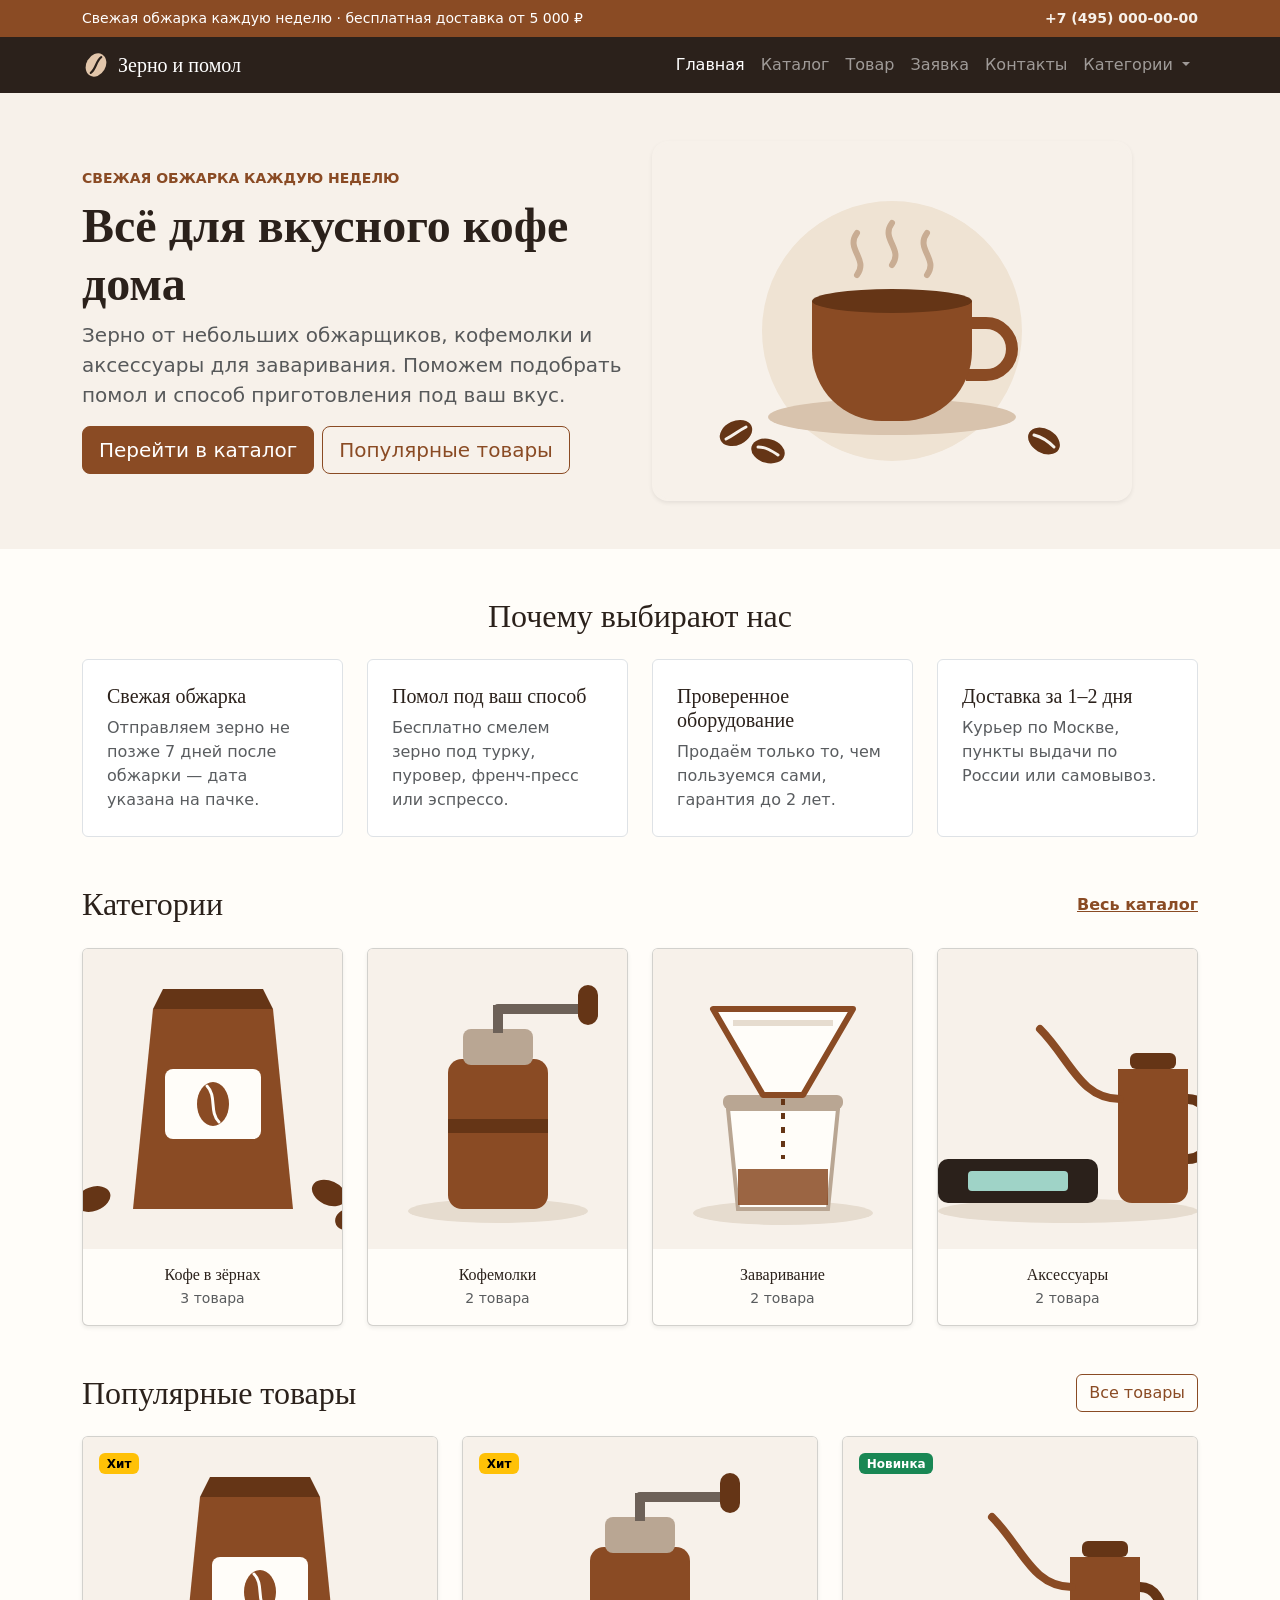
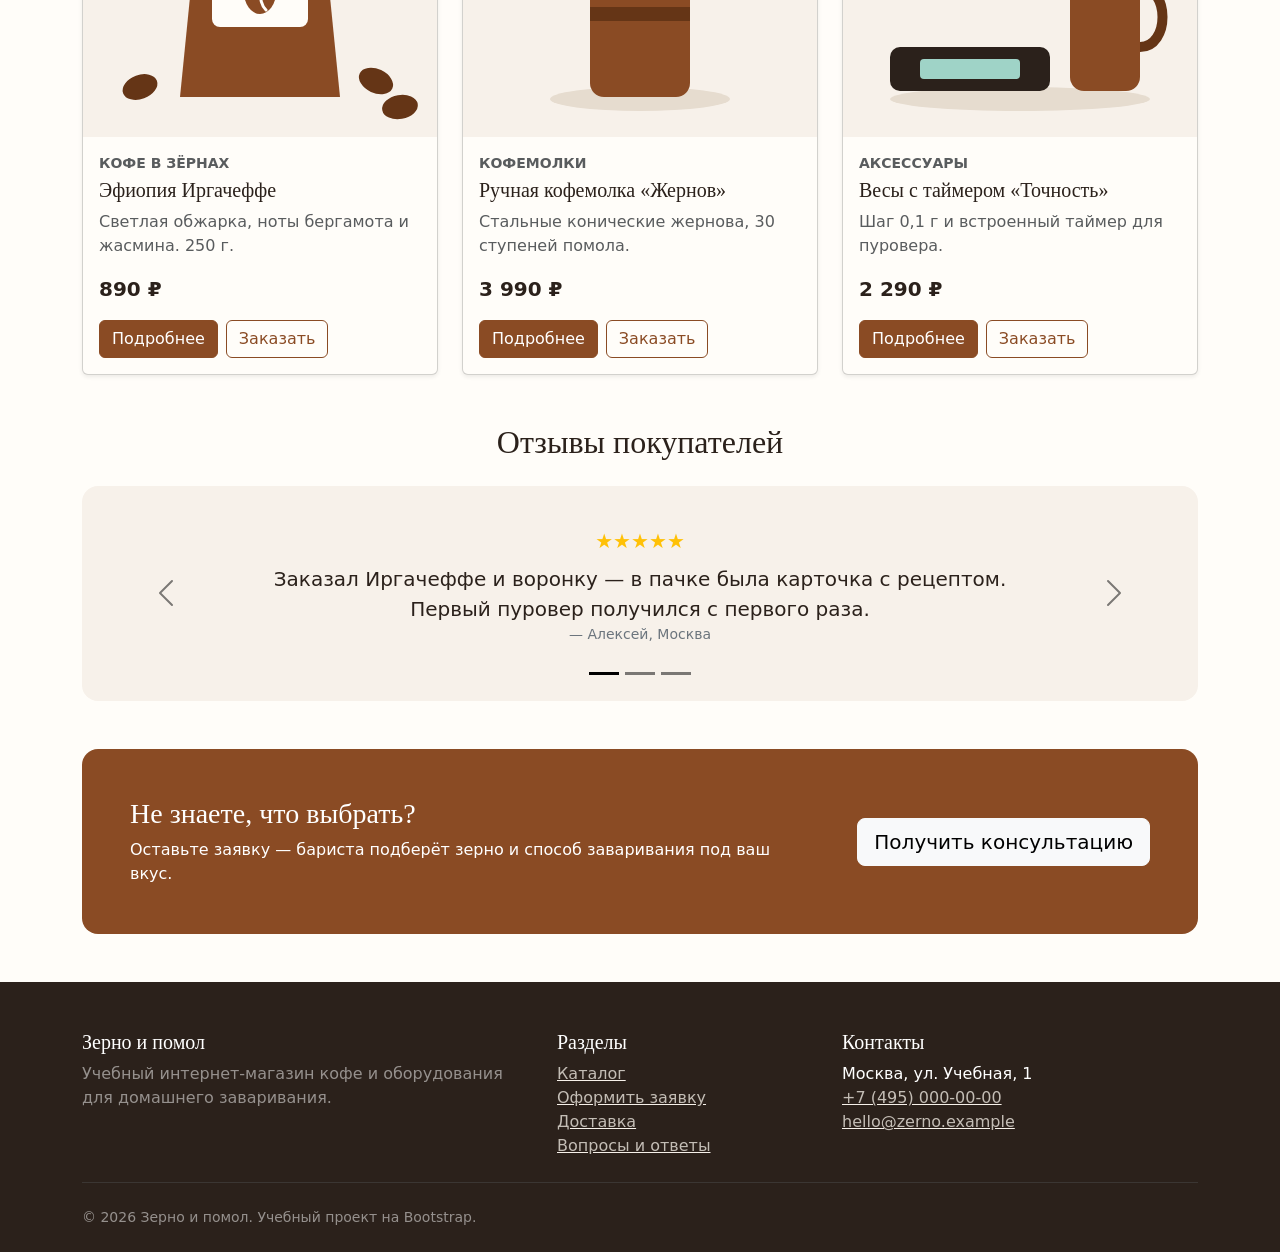
<file: index.html>
<!DOCTYPE html>
<html lang="ru">
<head>
  <meta charset="UTF-8">
  <meta name="viewport" content="width=device-width, initial-scale=1.0">
  <title>Главная — Зерно и помол</title>
  <meta name="description" content="Учебный интернет-магазин кофе и оборудования на Bootstrap: свежая обжарка, кофемолки и аксессуары.">
  <link rel="stylesheet" href="vendor/bootstrap/css/bootstrap.min.css">
  <link rel="stylesheet" href="css/custom.css">
</head>
<body>
  <a class="visually-hidden-focusable" href="#main">Перейти к основному содержимому</a>

  <header>
    <div class="container-fluid bg-primary text-white small py-2">
      <div class="container">
        <div class="row align-items-center g-1">
          <div class="col-12 col-md-8">
            Свежая обжарка каждую неделю · бесплатная доставка от 5 000 ₽
          </div>
          <div class="col-12 col-md-4 text-md-end">
            <a class="link-light link-underline-opacity-0 link-underline-opacity-75-hover fw-semibold" href="tel:+74950000000">+7 (495) 000-00-00</a>
          </div>
        </div>
      </div>
    </div>
  </header>

  <nav class="navbar navbar-expand-lg navbar-dark bg-dark sticky-top" aria-label="Основная навигация">
    <div class="container">
      <a class="navbar-brand d-flex align-items-center gap-2" href="index.html">
          <svg class="brand-logo" viewBox="0 0 32 32" width="28" height="28" aria-hidden="true" focusable="false">
            <ellipse cx="16" cy="16" rx="11" ry="14" transform="rotate(30 16 16)" fill="currentColor"/>
            <path d="M10 25c6-4 6-14 12-18" fill="none" stroke="#2b211b" stroke-width="2.5" stroke-linecap="round"/>
          </svg>
        Зерно и помол
      </a>
      <button
        class="navbar-toggler"
        type="button"
        data-bs-toggle="collapse"
        data-bs-target="#mainNavbar"
        aria-controls="mainNavbar"
        aria-expanded="false"
        aria-label="Переключить навигацию"
      >
        <span class="navbar-toggler-icon"></span>
      </button>
      <div class="collapse navbar-collapse" id="mainNavbar">
        <ul class="navbar-nav ms-auto">
          <li class="nav-item">
            <a class="nav-link active" aria-current="page" href="index.html">Главная</a>
          </li>
          <li class="nav-item">
            <a class="nav-link" href="catalog.html">Каталог</a>
          </li>
          <li class="nav-item">
            <a class="nav-link" href="product.html">Товар</a>
          </li>
          <li class="nav-item">
            <a class="nav-link" href="order.html">Заявка</a>
          </li>
          <li class="nav-item">
            <a class="nav-link" href="contacts.html">Контакты</a>
          </li>
          <li class="nav-item dropdown">
            <a
              class="nav-link dropdown-toggle"
              href="#"
              role="button"
              data-bs-toggle="dropdown"
              aria-expanded="false"
            >
              Категории
            </a>
            <ul class="dropdown-menu dropdown-menu-lg-end">
              <li><a class="dropdown-item" href="catalog.html">Все товары</a></li>
              <li><a class="dropdown-item" href="catalog.html#beans">Кофе в зёрнах</a></li>
              <li><a class="dropdown-item" href="catalog.html#grinders">Кофемолки</a></li>
              <li><a class="dropdown-item" href="catalog.html#brewers">Заваривание</a></li>
              <li><a class="dropdown-item" href="catalog.html#accessories">Аксессуары</a></li>
              <li><hr class="dropdown-divider"></li>
              <li><a class="dropdown-item" href="index.html#popular">Популярное</a></li>
            </ul>
          </li>
        </ul>
      </div>
    </div>
  </nav>

  <main id="main">
    <section class="container-fluid bg-light py-5" aria-labelledby="hero-title">
      <div class="container">
        <div class="row align-items-center g-4">
          <div class="col-12 col-lg-6">
            <p class="text-primary text-uppercase fw-bold small mb-2">Свежая обжарка каждую неделю</p>
            <h1 class="display-5 fw-bold" id="hero-title">Всё для вкусного кофе дома</h1>
            <p class="lead text-muted">
              Зерно от небольших обжарщиков, кофемолки и аксессуары для заваривания.
              Поможем подобрать помол и способ приготовления под ваш вкус.
            </p>
            <div class="d-flex flex-wrap gap-2">
              <a class="btn btn-primary btn-lg" href="catalog.html">Перейти в каталог</a>
              <a class="btn btn-outline-primary btn-lg" href="#popular">Популярные товары</a>
            </div>
          </div>
          <div class="col-12 col-lg-6">
            <img class="img-fluid rounded-4 shadow-sm" src="images/hero.svg" alt="" width="480" height="360">
          </div>
        </div>
      </div>
    </section>

    <section class="container my-5" id="advantages" aria-labelledby="advantages-title">
      <h2 class="text-center mb-4" id="advantages-title">Почему выбирают нас</h2>
      <div class="row g-4">
        <div class="col-12 col-md-6 col-lg-3">
          <div class="p-4 border rounded h-100 bg-white">
            <h3 class="h5">Свежая обжарка</h3>
            <p class="mb-0 text-muted">Отправляем зерно не позже 7 дней после обжарки — дата указана на пачке.</p>
          </div>
        </div>
        <div class="col-12 col-md-6 col-lg-3">
          <div class="p-4 border rounded h-100 bg-white">
            <h3 class="h5">Помол под ваш способ</h3>
            <p class="mb-0 text-muted">Бесплатно смелем зерно под турку, пуровер, френч-пресс или эспрессо.</p>
          </div>
        </div>
        <div class="col-12 col-md-6 col-lg-3">
          <div class="p-4 border rounded h-100 bg-white">
            <h3 class="h5">Проверенное оборудование</h3>
            <p class="mb-0 text-muted">Продаём только то, чем пользуемся сами, гарантия до 2 лет.</p>
          </div>
        </div>
        <div class="col-12 col-md-6 col-lg-3">
          <div class="p-4 border rounded h-100 bg-white">
            <h3 class="h5">Доставка за 1–2 дня</h3>
            <p class="mb-0 text-muted">Курьер по Москве, пункты выдачи по России или самовывоз.</p>
          </div>
        </div>
      </div>
    </section>

    <section class="container my-5" id="categories" aria-labelledby="categories-title">
      <div class="d-flex flex-wrap justify-content-between align-items-center gap-2 mb-4">
        <h2 class="mb-0" id="categories-title">Категории</h2>
        <a class="link-primary fw-semibold" href="catalog.html">Весь каталог</a>
      </div>
      <div class="row g-3 g-md-4">
        <div class="col-6 col-lg-3">
          <div class="card category-card h-100 text-center shadow-sm">
            <img class="card-img-top" src="images/beans.svg" alt="" width="400" height="300" loading="lazy">
            <div class="card-body">
              <h3 class="card-title h6 mb-1">
                <a class="stretched-link link-dark link-underline-opacity-0" href="catalog.html#beans">Кофе в зёрнах</a>
              </h3>
              <p class="card-text small text-muted mb-0">3 товара</p>
            </div>
          </div>
        </div>
        <div class="col-6 col-lg-3">
          <div class="card category-card h-100 text-center shadow-sm">
            <img class="card-img-top" src="images/grinder.svg" alt="" width="400" height="300" loading="lazy">
            <div class="card-body">
              <h3 class="card-title h6 mb-1">
                <a class="stretched-link link-dark link-underline-opacity-0" href="catalog.html#grinders">Кофемолки</a>
              </h3>
              <p class="card-text small text-muted mb-0">2 товара</p>
            </div>
          </div>
        </div>
        <div class="col-6 col-lg-3">
          <div class="card category-card h-100 text-center shadow-sm">
            <img class="card-img-top" src="images/brewer.svg" alt="" width="400" height="300" loading="lazy">
            <div class="card-body">
              <h3 class="card-title h6 mb-1">
                <a class="stretched-link link-dark link-underline-opacity-0" href="catalog.html#brewers">Заваривание</a>
              </h3>
              <p class="card-text small text-muted mb-0">2 товара</p>
            </div>
          </div>
        </div>
        <div class="col-6 col-lg-3">
          <div class="card category-card h-100 text-center shadow-sm">
            <img class="card-img-top" src="images/accessory.svg" alt="" width="400" height="300" loading="lazy">
            <div class="card-body">
              <h3 class="card-title h6 mb-1">
                <a class="stretched-link link-dark link-underline-opacity-0" href="catalog.html#accessories">Аксессуары</a>
              </h3>
              <p class="card-text small text-muted mb-0">2 товара</p>
            </div>
          </div>
        </div>
      </div>
    </section>

    <section class="container my-5" id="popular" aria-labelledby="popular-title">
      <div class="d-flex flex-wrap justify-content-between align-items-center gap-2 mb-4">
        <h2 class="mb-0" id="popular-title">Популярные товары</h2>
        <a class="btn btn-outline-primary" href="catalog.html">Все товары</a>
      </div>
      <div class="row g-4">
        <div class="col-12 col-md-6 col-lg-4" data-category="beans" data-stock="in">
          <article class="card product-card h-100 shadow-sm">
            <span class="badge text-bg-warning position-absolute top-0 start-0 m-3">Хит</span>
            <img class="card-img-top" src="images/beans.svg" alt="" width="400" height="300" loading="lazy">
            <div class="card-body d-flex flex-column">
              <p class="text-uppercase small fw-bold text-muted mb-1">Кофе в зёрнах</p>
              <h3 class="card-title h5">Эфиопия Иргачеффе</h3>
              <p class="card-text text-muted">Светлая обжарка, ноты бергамота и жасмина. 250 г.</p>
              <p class="fw-bold fs-5 mt-auto mb-3">890 ₽</p>
              <div class="d-flex flex-wrap gap-2">
                <a class="btn btn-primary" href="product.html">Подробнее</a>
                <button
                  class="btn btn-outline-primary"
                  type="button"
                  data-bs-toggle="modal"
                  data-bs-target="#orderModal"
                  data-product="Эфиопия Иргачеффе"
                >
                  Заказать
                </button>
              </div>
            </div>
          </article>
        </div>
        <div class="col-12 col-md-6 col-lg-4" data-category="grinders" data-stock="in">
          <article class="card product-card h-100 shadow-sm">
            <span class="badge text-bg-warning position-absolute top-0 start-0 m-3">Хит</span>
            <img class="card-img-top" src="images/grinder.svg" alt="" width="400" height="300" loading="lazy">
            <div class="card-body d-flex flex-column">
              <p class="text-uppercase small fw-bold text-muted mb-1">Кофемолки</p>
              <h3 class="card-title h5">Ручная кофемолка «Жернов»</h3>
              <p class="card-text text-muted">Стальные конические жернова, 30 ступеней помола.</p>
              <p class="fw-bold fs-5 mt-auto mb-3">3 990 ₽</p>
              <div class="d-flex flex-wrap gap-2">
                <a class="btn btn-primary" href="product.html">Подробнее</a>
                <button
                  class="btn btn-outline-primary"
                  type="button"
                  data-bs-toggle="modal"
                  data-bs-target="#orderModal"
                  data-product="Ручная кофемолка «Жернов»"
                >
                  Заказать
                </button>
              </div>
            </div>
          </article>
        </div>
        <div class="col-12 col-md-6 col-lg-4" data-category="accessories" data-stock="in">
          <article class="card product-card h-100 shadow-sm">
            <span class="badge text-bg-success position-absolute top-0 start-0 m-3">Новинка</span>
            <img class="card-img-top" src="images/accessory.svg" alt="" width="400" height="300" loading="lazy">
            <div class="card-body d-flex flex-column">
              <p class="text-uppercase small fw-bold text-muted mb-1">Аксессуары</p>
              <h3 class="card-title h5">Весы с таймером «Точность»</h3>
              <p class="card-text text-muted">Шаг 0,1 г и встроенный таймер для пуровера.</p>
              <p class="fw-bold fs-5 mt-auto mb-3">2 290 ₽</p>
              <div class="d-flex flex-wrap gap-2">
                <a class="btn btn-primary" href="product.html">Подробнее</a>
                <button
                  class="btn btn-outline-primary"
                  type="button"
                  data-bs-toggle="modal"
                  data-bs-target="#orderModal"
                  data-product="Весы с таймером «Точность»"
                >
                  Заказать
                </button>
              </div>
            </div>
          </article>
        </div>
      </div>
    </section>

    <section class="container my-5" id="reviews" aria-labelledby="reviews-title">
      <h2 class="text-center mb-4" id="reviews-title">Отзывы покупателей</h2>
      <div id="reviewsCarousel" class="carousel carousel-dark slide reviews-carousel bg-light rounded-4" aria-label="Отзывы покупателей">
        <div class="carousel-indicators">
          <button
            type="button"
            data-bs-target="#reviewsCarousel"
            data-bs-slide-to="0" class="active" aria-current="true"
            aria-label="Отзыв 1"
          ></button>
          <button
            type="button"
            data-bs-target="#reviewsCarousel"
            data-bs-slide-to="1"
            aria-label="Отзыв 2"
          ></button>
          <button
            type="button"
            data-bs-target="#reviewsCarousel"
            data-bs-slide-to="2"
            aria-label="Отзыв 3"
          ></button>
        </div>
        <div class="carousel-inner">
          <div class="carousel-item active">
            <div class="row justify-content-center">
              <figure class="col-10 col-lg-8 text-center mb-0">
                <p class="text-warning fs-5 mb-2"><span aria-hidden="true">★★★★★</span><span class="visually-hidden">Оценка 5 из 5</span></p>
                <blockquote class="blockquote">
                  <p>Заказал Иргачеффе и воронку — в пачке была карточка с рецептом. Первый пуровер получился с первого раза.</p>
                </blockquote>
                <figcaption class="blockquote-footer mb-0">Алексей, Москва</figcaption>
              </figure>
            </div>
          </div>
          <div class="carousel-item">
            <div class="row justify-content-center">
              <figure class="col-10 col-lg-8 text-center mb-0">
                <p class="text-warning fs-5 mb-2"><span aria-hidden="true">★★★★★</span><span class="visually-hidden">Оценка 5 из 5</span></p>
                <blockquote class="blockquote">
                  <p>Кофемолка «Жернов» мелет ровно, ручка не люфтит. По телефону помогли выбрать ступень под турку.</p>
                </blockquote>
                <figcaption class="blockquote-footer mb-0">Марина, Казань</figcaption>
              </figure>
            </div>
          </div>
          <div class="carousel-item">
            <div class="row justify-content-center">
              <figure class="col-10 col-lg-8 text-center mb-0">
                <p class="text-warning fs-5 mb-2"><span aria-hidden="true">★★★★☆</span><span class="visually-hidden">Оценка 4 из 5</span></p>
                <blockquote class="blockquote">
                  <p>Доставка на следующий день, зерно свежее. Хотелось бы больше пачек по 1 кг.</p>
                </blockquote>
                <figcaption class="blockquote-footer mb-0">Игорь, Санкт-Петербург</figcaption>
              </figure>
            </div>
          </div>
        </div>
        <button class="carousel-control-prev" type="button" data-bs-target="#reviewsCarousel" data-bs-slide="prev">
          <span class="carousel-control-prev-icon" aria-hidden="true"></span>
          <span class="visually-hidden">Предыдущий отзыв</span>
        </button>
        <button class="carousel-control-next" type="button" data-bs-target="#reviewsCarousel" data-bs-slide="next">
          <span class="carousel-control-next-icon" aria-hidden="true"></span>
          <span class="visually-hidden">Следующий отзыв</span>
        </button>
      </div>
    </section>

    <aside class="container my-5" aria-labelledby="promo-title">
      <div class="bg-primary text-white rounded-4 p-4 p-lg-5">
        <div class="row align-items-center g-3">
          <div class="col-12 col-lg-8">
            <h2 class="h3" id="promo-title">Не знаете, что выбрать?</h2>
            <p class="mb-0">Оставьте заявку — бариста подберёт зерно и способ заваривания под ваш вкус.</p>
          </div>
          <div class="col-12 col-lg-4 text-lg-end">
            <button
              class="btn btn-light btn-lg"
              type="button"
              data-bs-toggle="modal"
              data-bs-target="#orderModal"
              data-product="Консультация по выбору"
            >
              Получить консультацию
            </button>
          </div>
        </div>
      </div>
    </aside>
  </main>

  <footer class="bg-dark text-white pt-5 pb-4 mt-5">
    <div class="container">
      <div class="row g-4">
        <div class="col-12 col-md-5">
          <h2 class="h5">Зерно и помол</h2>
          <p class="text-white-50 mb-0">
            Учебный интернет-магазин кофе и оборудования для домашнего заваривания.
          </p>
        </div>
        <nav class="col-6 col-md-3" aria-label="Разделы сайта">
          <h2 class="h5">Разделы</h2>
          <ul class="list-unstyled mb-0">
            <li><a class="link-light link-opacity-75 link-opacity-100-hover" href="catalog.html">Каталог</a></li>
            <li><a class="link-light link-opacity-75 link-opacity-100-hover" href="order.html">Оформить заявку</a></li>
            <li><a class="link-light link-opacity-75 link-opacity-100-hover" href="order.html#delivery">Доставка</a></li>
            <li><a class="link-light link-opacity-75 link-opacity-100-hover" href="contacts.html#faq">Вопросы и ответы</a></li>
          </ul>
        </nav>
        <div class="col-6 col-md-4">
          <h2 class="h5">Контакты</h2>
          <address class="mb-0">
            Москва, ул. Учебная, 1<br>
            <a class="link-light link-opacity-75 link-opacity-100-hover" href="tel:+74950000000">+7 (495) 000-00-00</a><br>
            <a class="link-light link-opacity-75 link-opacity-100-hover" href="mailto:hello@zerno.example">hello@zerno.example</a>
          </address>
        </div>
      </div>
      <hr class="border-secondary my-4">
      <p class="small text-white-50 mb-0">&copy; 2026 Зерно и помол. Учебный проект на Bootstrap.</p>
    </div>
  </footer>

  <div class="modal fade" id="orderModal" tabindex="-1" aria-labelledby="orderModalLabel" aria-hidden="true">
    <div class="modal-dialog modal-dialog-centered">
      <div class="modal-content">
        <div class="modal-header">
          <h2 class="modal-title h5" id="orderModalLabel">Быстрый заказ</h2>
          <button type="button" class="btn-close" data-bs-dismiss="modal" aria-label="Закрыть"></button>
        </div>
        <div class="modal-body">
          <p class="text-muted">Оставьте имя и телефон — перезвоним и уточним детали заказа.</p>
          <form
            id="quickOrderForm"
            class="needs-validation"
            action="#"
            method="post"
            novalidate
            data-success="Заявка на быстрый заказ принята! Перезвоним в течение 15 минут."
          >
            <div class="mb-3">
              <label for="quick-product" class="form-label">Товар</label>
              <input id="quick-product" name="product" type="text" class="form-control-plaintext fw-semibold" value="Консультация по выбору" readonly>
            </div>
            <div class="mb-3">
              <label for="quick-name" class="form-label">Имя <span class="text-danger" aria-hidden="true">*</span></label>
              <input id="quick-name" name="name" type="text" class="form-control" minlength="2" autocomplete="given-name" required>
              <div class="invalid-feedback">Укажите имя — минимум 2 символа.</div>
            </div>
            <div class="mb-3">
              <label for="quick-phone" class="form-label">Телефон <span class="text-danger" aria-hidden="true">*</span></label>
              <div class="input-group has-validation">
                <span class="input-group-text" id="quick-phone-prefix">+7</span>
                <input
                  id="quick-phone"
                  name="phone"
                  type="tel"
                  class="form-control"
                  inputmode="tel"
                  autocomplete="tel-national"
                  placeholder="900 123-45-67"
                  pattern="\(?\d{3}\)?[\s\-]?\d{3}[\s\-]?\d{2}[\s\-]?\d{2}"
                  aria-describedby="quick-phone-prefix quick-phone-hint" required
                >
                <div class="invalid-feedback">Введите 10 цифр номера, например 900 123-45-67.</div>
              </div>
              <div class="form-text" id="quick-phone-hint">Без +7, например 900 123-45-67.</div>
            </div>
            <div class="form-check">
              <input id="quick-agree" name="agreement" class="form-check-input" type="checkbox" required>
              <label class="form-check-label" for="quick-agree">Согласен на обработку персональных данных</label>
              <div class="invalid-feedback">Без согласия заявку отправить нельзя.</div>
            </div>
          </form>
        </div>
        <div class="modal-footer">
          <button type="button" class="btn btn-outline-secondary" data-bs-dismiss="modal">Отмена</button>
          <button type="submit" class="btn btn-primary" form="quickOrderForm">Отправить</button>
        </div>
      </div>
    </div>
  </div>

  <div class="toast-container position-fixed bottom-0 end-0 p-3">
    <div id="successToast" class="toast align-items-center text-bg-success border-0" role="status" aria-live="polite" aria-atomic="true">
      <div class="d-flex">
        <div class="toast-body" id="successToastText">Заявка отправлена.</div>
        <button type="button" class="btn-close btn-close-white me-2 m-auto" data-bs-dismiss="toast" aria-label="Закрыть"></button>
      </div>
    </div>
  </div>

  <script src="vendor/bootstrap/js/bootstrap.bundle.min.js"></script>
  <script src="js/main.js"></script>
</body>
</html>
</file>
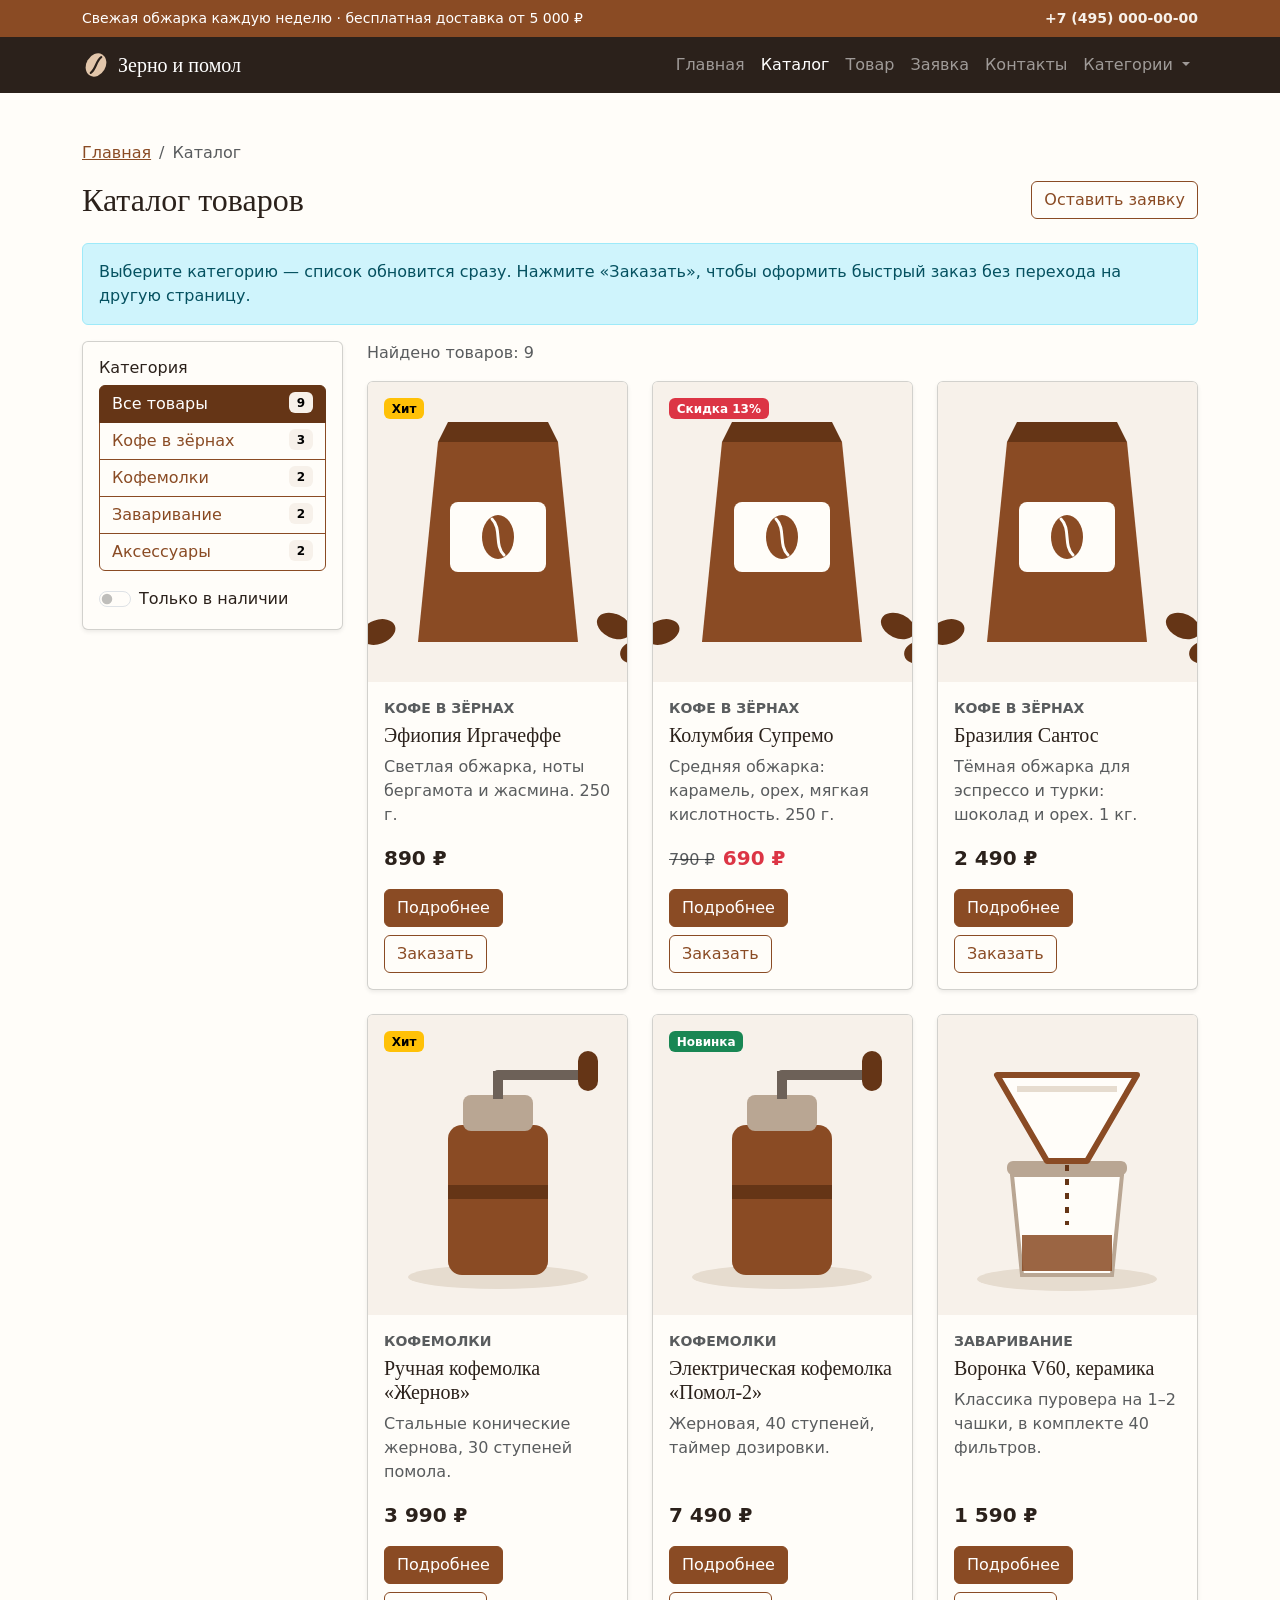
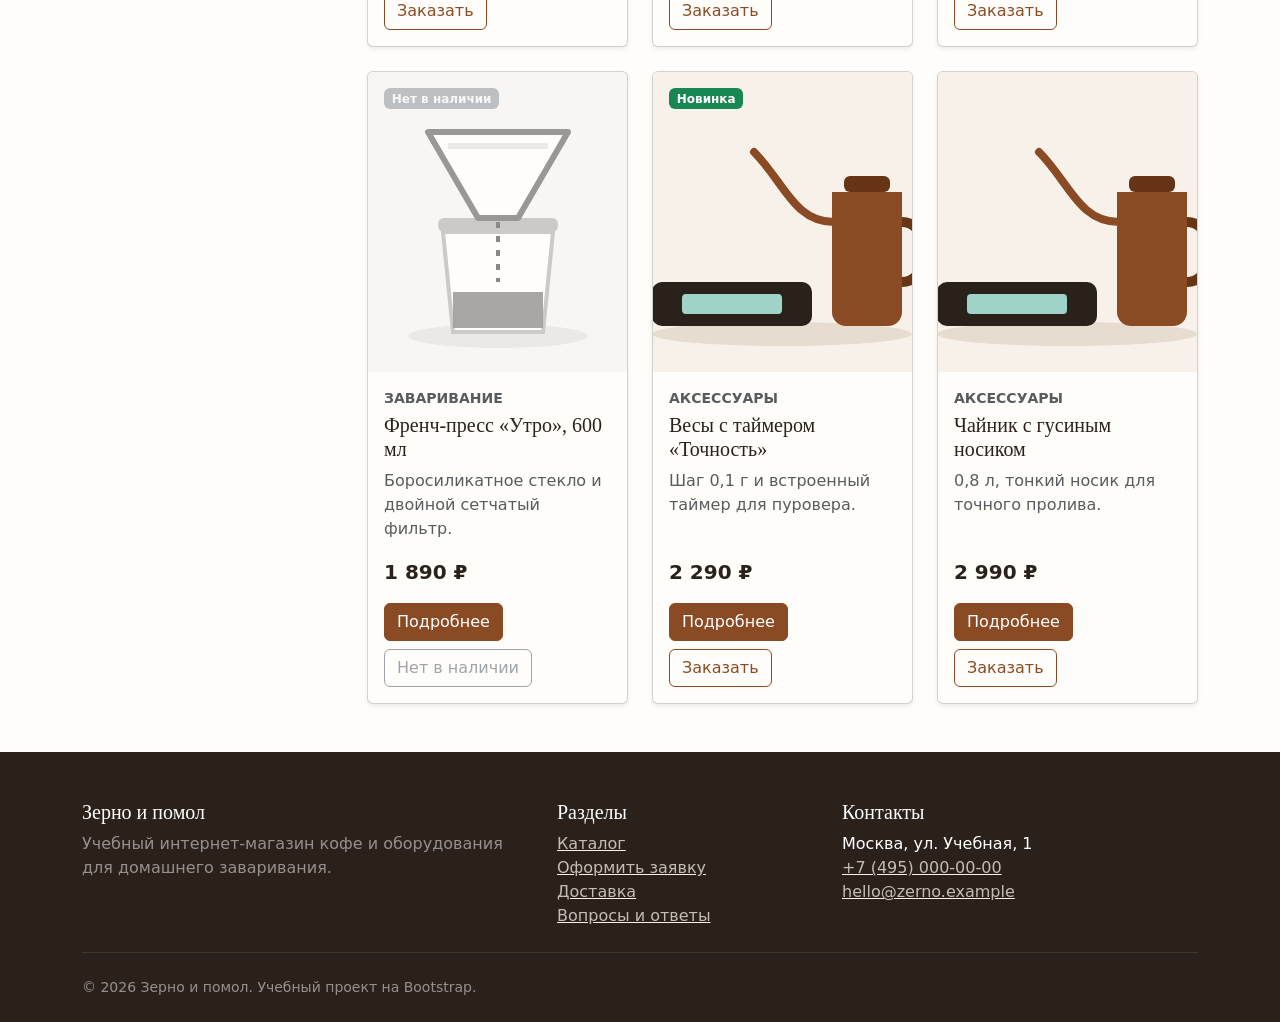
<file: catalog.html>
<!DOCTYPE html>
<html lang="ru">
<head>
  <meta charset="UTF-8">
  <meta name="viewport" content="width=device-width, initial-scale=1.0">
  <title>Каталог — Зерно и помол</title>
  <meta name="description" content="Каталог кофе в зёрнах, кофемолок, воронок и аксессуаров на Bootstrap-карточках с фильтром по категориям.">
  <link rel="stylesheet" href="vendor/bootstrap/css/bootstrap.min.css">
  <link rel="stylesheet" href="css/custom.css">
</head>
<body>
  <a class="visually-hidden-focusable" href="#main">Перейти к основному содержимому</a>

  <header>
    <div class="container-fluid bg-primary text-white small py-2">
      <div class="container">
        <div class="row align-items-center g-1">
          <div class="col-12 col-md-8">
            Свежая обжарка каждую неделю · бесплатная доставка от 5 000 ₽
          </div>
          <div class="col-12 col-md-4 text-md-end">
            <a class="link-light link-underline-opacity-0 link-underline-opacity-75-hover fw-semibold" href="tel:+74950000000">+7 (495) 000-00-00</a>
          </div>
        </div>
      </div>
    </div>
  </header>

  <nav class="navbar navbar-expand-lg navbar-dark bg-dark sticky-top" aria-label="Основная навигация">
    <div class="container">
      <a class="navbar-brand d-flex align-items-center gap-2" href="index.html">
          <svg class="brand-logo" viewBox="0 0 32 32" width="28" height="28" aria-hidden="true" focusable="false">
            <ellipse cx="16" cy="16" rx="11" ry="14" transform="rotate(30 16 16)" fill="currentColor"/>
            <path d="M10 25c6-4 6-14 12-18" fill="none" stroke="#2b211b" stroke-width="2.5" stroke-linecap="round"/>
          </svg>
        Зерно и помол
      </a>
      <button
        class="navbar-toggler"
        type="button"
        data-bs-toggle="collapse"
        data-bs-target="#mainNavbar"
        aria-controls="mainNavbar"
        aria-expanded="false"
        aria-label="Переключить навигацию"
      >
        <span class="navbar-toggler-icon"></span>
      </button>
      <div class="collapse navbar-collapse" id="mainNavbar">
        <ul class="navbar-nav ms-auto">
          <li class="nav-item">
            <a class="nav-link" href="index.html">Главная</a>
          </li>
          <li class="nav-item">
            <a class="nav-link active" aria-current="page" href="catalog.html">Каталог</a>
          </li>
          <li class="nav-item">
            <a class="nav-link" href="product.html">Товар</a>
          </li>
          <li class="nav-item">
            <a class="nav-link" href="order.html">Заявка</a>
          </li>
          <li class="nav-item">
            <a class="nav-link" href="contacts.html">Контакты</a>
          </li>
          <li class="nav-item dropdown">
            <a
              class="nav-link dropdown-toggle"
              href="#"
              role="button"
              data-bs-toggle="dropdown"
              aria-expanded="false"
            >
              Категории
            </a>
            <ul class="dropdown-menu dropdown-menu-lg-end">
              <li><a class="dropdown-item" href="catalog.html">Все товары</a></li>
              <li><a class="dropdown-item" href="catalog.html#beans">Кофе в зёрнах</a></li>
              <li><a class="dropdown-item" href="catalog.html#grinders">Кофемолки</a></li>
              <li><a class="dropdown-item" href="catalog.html#brewers">Заваривание</a></li>
              <li><a class="dropdown-item" href="catalog.html#accessories">Аксессуары</a></li>
              <li><hr class="dropdown-divider"></li>
              <li><a class="dropdown-item" href="index.html#popular">Популярное</a></li>
            </ul>
          </li>
        </ul>
      </div>
    </div>
  </nav>

  <main id="main">
    <div class="container my-5">
      <nav aria-label="breadcrumb">
        <ol class="breadcrumb">
        <li class="breadcrumb-item"><a href="index.html">Главная</a></li>
        <li class="breadcrumb-item active" aria-current="page">Каталог</li>
        </ol>
      </nav>

      <div class="d-flex flex-wrap justify-content-between align-items-center gap-3 mb-4">
        <h1 class="h2 mb-0">Каталог товаров</h1>
        <a class="btn btn-outline-primary" href="order.html">Оставить заявку</a>
      </div>

      <div class="alert alert-info" role="alert">
        Выберите категорию — список обновится сразу. Нажмите «Заказать», чтобы оформить быстрый заказ без перехода на другую страницу.
      </div>

      <div class="row g-4">
        <aside class="col-12 col-lg-3" aria-label="Фильтры каталога">
          <button
            class="btn btn-outline-primary w-100 d-lg-none"
            type="button"
            data-bs-toggle="offcanvas"
            data-bs-target="#catalogFilters"
            aria-controls="catalogFilters"
          >
            Фильтры и категории
          </button>

          <div class="offcanvas-lg offcanvas-start catalog-sidebar" tabindex="-1" id="catalogFilters" aria-labelledby="catalogFiltersLabel">
            <div class="offcanvas-header">
              <h2 class="offcanvas-title h5" id="catalogFiltersLabel">Фильтры</h2>
              <button type="button" class="btn-close" data-bs-dismiss="offcanvas" data-bs-target="#catalogFilters" aria-label="Закрыть"></button>
            </div>
            <div class="offcanvas-body">
              <form class="card card-body w-100 shadow-sm" data-catalog-filter>
                <fieldset>
                  <legend class="h6">Категория</legend>
                  <div class="btn-group-vertical w-100" role="group" aria-label="Категория товаров">
                  <input type="radio" class="btn-check" name="category" id="category-all" value="all" autocomplete="off" checked>
                  <label class="btn btn-outline-primary d-flex justify-content-between align-items-center" for="category-all">
                    Все товары <span class="badge text-bg-light">9</span>
                  </label>
                  <input type="radio" class="btn-check" name="category" id="category-beans" value="beans" autocomplete="off">
                  <label class="btn btn-outline-primary d-flex justify-content-between align-items-center" for="category-beans">
                    Кофе в зёрнах <span class="badge text-bg-light">3</span>
                  </label>
                  <input type="radio" class="btn-check" name="category" id="category-grinders" value="grinders" autocomplete="off">
                  <label class="btn btn-outline-primary d-flex justify-content-between align-items-center" for="category-grinders">
                    Кофемолки <span class="badge text-bg-light">2</span>
                  </label>
                  <input type="radio" class="btn-check" name="category" id="category-brewers" value="brewers" autocomplete="off">
                  <label class="btn btn-outline-primary d-flex justify-content-between align-items-center" for="category-brewers">
                    Заваривание <span class="badge text-bg-light">2</span>
                  </label>
                  <input type="radio" class="btn-check" name="category" id="category-accessories" value="accessories" autocomplete="off">
                  <label class="btn btn-outline-primary d-flex justify-content-between align-items-center" for="category-accessories">
                    Аксессуары <span class="badge text-bg-light">2</span>
                  </label>
                  </div>
                </fieldset>

                <div class="form-check form-switch mt-3">
                  <input class="form-check-input" type="checkbox" role="switch" id="filter-in-stock" name="in-stock">
                  <label class="form-check-label" for="filter-in-stock">Только в наличии</label>
                </div>

                <button class="btn btn-primary mt-3 d-lg-none" type="button" data-bs-dismiss="offcanvas" data-bs-target="#catalogFilters">
                  Показать товары
                </button>
              </form>
            </div>
          </div>
        </aside>

        <div class="col-12 col-lg-9">
          <p class="text-muted mb-3" aria-live="polite">Найдено товаров: <span id="catalog-count">9</span></p>
          <div class="row g-4">
            <div class="col-12 col-md-6 col-xl-4" data-category="beans" data-stock="in">
              <article class="card product-card h-100 shadow-sm">
                <span class="badge text-bg-warning position-absolute top-0 start-0 m-3">Хит</span>
                <img class="card-img-top" src="images/beans.svg" alt="" width="400" height="300" loading="lazy">
                <div class="card-body d-flex flex-column">
                  <p class="text-uppercase small fw-bold text-muted mb-1">Кофе в зёрнах</p>
                  <h2 class="card-title h5">Эфиопия Иргачеффе</h2>
                  <p class="card-text text-muted">Светлая обжарка, ноты бергамота и жасмина. 250 г.</p>
                  <p class="fw-bold fs-5 mt-auto mb-3">890 ₽</p>
                  <div class="d-flex flex-wrap gap-2">
                    <a class="btn btn-primary" href="product.html">Подробнее</a>
                    <button
                      class="btn btn-outline-primary"
                      type="button"
                      data-bs-toggle="modal"
                      data-bs-target="#orderModal"
                      data-product="Эфиопия Иргачеффе"
                    >
                      Заказать
                    </button>
                  </div>
                </div>
              </article>
            </div>
            <div class="col-12 col-md-6 col-xl-4" data-category="beans" data-stock="in">
              <article class="card product-card h-100 shadow-sm">
                <span class="badge text-bg-danger position-absolute top-0 start-0 m-3">Скидка 13%</span>
                <img class="card-img-top" src="images/beans.svg" alt="" width="400" height="300" loading="lazy">
                <div class="card-body d-flex flex-column">
                  <p class="text-uppercase small fw-bold text-muted mb-1">Кофе в зёрнах</p>
                  <h2 class="card-title h5">Колумбия Супремо</h2>
                  <p class="card-text text-muted">Средняя обжарка: карамель, орех, мягкая кислотность. 250 г.</p>
                  <p class="fw-bold fs-5 mt-auto mb-3"><del class="text-muted fs-6 fw-normal me-2"><span class="visually-hidden">Старая цена: </span>790 ₽</del><span class="text-danger"><span class="visually-hidden">Новая цена: </span>690 ₽</span></p>
                  <div class="d-flex flex-wrap gap-2">
                    <a class="btn btn-primary" href="product.html">Подробнее</a>
                    <button
                      class="btn btn-outline-primary"
                      type="button"
                      data-bs-toggle="modal"
                      data-bs-target="#orderModal"
                      data-product="Колумбия Супремо"
                    >
                      Заказать
                    </button>
                  </div>
                </div>
              </article>
            </div>
            <div class="col-12 col-md-6 col-xl-4" data-category="beans" data-stock="in">
              <article class="card product-card h-100 shadow-sm">
                <img class="card-img-top" src="images/beans.svg" alt="" width="400" height="300" loading="lazy">
                <div class="card-body d-flex flex-column">
                  <p class="text-uppercase small fw-bold text-muted mb-1">Кофе в зёрнах</p>
                  <h2 class="card-title h5">Бразилия Сантос</h2>
                  <p class="card-text text-muted">Тёмная обжарка для эспрессо и турки: шоколад и орех. 1 кг.</p>
                  <p class="fw-bold fs-5 mt-auto mb-3">2 490 ₽</p>
                  <div class="d-flex flex-wrap gap-2">
                    <a class="btn btn-primary" href="product.html">Подробнее</a>
                    <button
                      class="btn btn-outline-primary"
                      type="button"
                      data-bs-toggle="modal"
                      data-bs-target="#orderModal"
                      data-product="Бразилия Сантос"
                    >
                      Заказать
                    </button>
                  </div>
                </div>
              </article>
            </div>
            <div class="col-12 col-md-6 col-xl-4" data-category="grinders" data-stock="in">
              <article class="card product-card h-100 shadow-sm">
                <span class="badge text-bg-warning position-absolute top-0 start-0 m-3">Хит</span>
                <img class="card-img-top" src="images/grinder.svg" alt="" width="400" height="300" loading="lazy">
                <div class="card-body d-flex flex-column">
                  <p class="text-uppercase small fw-bold text-muted mb-1">Кофемолки</p>
                  <h2 class="card-title h5">Ручная кофемолка «Жернов»</h2>
                  <p class="card-text text-muted">Стальные конические жернова, 30 ступеней помола.</p>
                  <p class="fw-bold fs-5 mt-auto mb-3">3 990 ₽</p>
                  <div class="d-flex flex-wrap gap-2">
                    <a class="btn btn-primary" href="product.html">Подробнее</a>
                    <button
                      class="btn btn-outline-primary"
                      type="button"
                      data-bs-toggle="modal"
                      data-bs-target="#orderModal"
                      data-product="Ручная кофемолка «Жернов»"
                    >
                      Заказать
                    </button>
                  </div>
                </div>
              </article>
            </div>
            <div class="col-12 col-md-6 col-xl-4" data-category="grinders" data-stock="in">
              <article class="card product-card h-100 shadow-sm">
                <span class="badge text-bg-success position-absolute top-0 start-0 m-3">Новинка</span>
                <img class="card-img-top" src="images/grinder.svg" alt="" width="400" height="300" loading="lazy">
                <div class="card-body d-flex flex-column">
                  <p class="text-uppercase small fw-bold text-muted mb-1">Кофемолки</p>
                  <h2 class="card-title h5">Электрическая кофемолка «Помол-2»</h2>
                  <p class="card-text text-muted">Жерновая, 40 ступеней, таймер дозировки.</p>
                  <p class="fw-bold fs-5 mt-auto mb-3">7 490 ₽</p>
                  <div class="d-flex flex-wrap gap-2">
                    <a class="btn btn-primary" href="product.html">Подробнее</a>
                    <button
                      class="btn btn-outline-primary"
                      type="button"
                      data-bs-toggle="modal"
                      data-bs-target="#orderModal"
                      data-product="Электрическая кофемолка «Помол-2»"
                    >
                      Заказать
                    </button>
                  </div>
                </div>
              </article>
            </div>
            <div class="col-12 col-md-6 col-xl-4" data-category="brewers" data-stock="in">
              <article class="card product-card h-100 shadow-sm">
                <img class="card-img-top" src="images/brewer.svg" alt="" width="400" height="300" loading="lazy">
                <div class="card-body d-flex flex-column">
                  <p class="text-uppercase small fw-bold text-muted mb-1">Заваривание</p>
                  <h2 class="card-title h5">Воронка V60, керамика</h2>
                  <p class="card-text text-muted">Классика пуровера на 1–2 чашки, в комплекте 40 фильтров.</p>
                  <p class="fw-bold fs-5 mt-auto mb-3">1 590 ₽</p>
                  <div class="d-flex flex-wrap gap-2">
                    <a class="btn btn-primary" href="product.html">Подробнее</a>
                    <button
                      class="btn btn-outline-primary"
                      type="button"
                      data-bs-toggle="modal"
                      data-bs-target="#orderModal"
                      data-product="Воронка V60, керамика"
                    >
                      Заказать
                    </button>
                  </div>
                </div>
              </article>
            </div>
            <div class="col-12 col-md-6 col-xl-4" data-category="brewers" data-stock="out">
              <article class="card product-card product-card--sold-out h-100 shadow-sm">
                <span class="badge text-bg-secondary position-absolute top-0 start-0 m-3">Нет в наличии</span>
                <img class="card-img-top" src="images/brewer.svg" alt="" width="400" height="300" loading="lazy">
                <div class="card-body d-flex flex-column">
                  <p class="text-uppercase small fw-bold text-muted mb-1">Заваривание</p>
                  <h2 class="card-title h5">Френч-пресс «Утро», 600 мл</h2>
                  <p class="card-text text-muted">Боросиликатное стекло и двойной сетчатый фильтр.</p>
                  <p class="fw-bold fs-5 mt-auto mb-3">1 890 ₽</p>
                  <div class="d-flex flex-wrap gap-2">
                    <a class="btn btn-primary" href="product.html">Подробнее</a>
                    <button class="btn btn-outline-secondary" type="button" disabled>Нет в наличии</button>
                  </div>
                </div>
              </article>
            </div>
            <div class="col-12 col-md-6 col-xl-4" data-category="accessories" data-stock="in">
              <article class="card product-card h-100 shadow-sm">
                <span class="badge text-bg-success position-absolute top-0 start-0 m-3">Новинка</span>
                <img class="card-img-top" src="images/accessory.svg" alt="" width="400" height="300" loading="lazy">
                <div class="card-body d-flex flex-column">
                  <p class="text-uppercase small fw-bold text-muted mb-1">Аксессуары</p>
                  <h2 class="card-title h5">Весы с таймером «Точность»</h2>
                  <p class="card-text text-muted">Шаг 0,1 г и встроенный таймер для пуровера.</p>
                  <p class="fw-bold fs-5 mt-auto mb-3">2 290 ₽</p>
                  <div class="d-flex flex-wrap gap-2">
                    <a class="btn btn-primary" href="product.html">Подробнее</a>
                    <button
                      class="btn btn-outline-primary"
                      type="button"
                      data-bs-toggle="modal"
                      data-bs-target="#orderModal"
                      data-product="Весы с таймером «Точность»"
                    >
                      Заказать
                    </button>
                  </div>
                </div>
              </article>
            </div>
            <div class="col-12 col-md-6 col-xl-4" data-category="accessories" data-stock="in">
              <article class="card product-card h-100 shadow-sm">
                <img class="card-img-top" src="images/accessory.svg" alt="" width="400" height="300" loading="lazy">
                <div class="card-body d-flex flex-column">
                  <p class="text-uppercase small fw-bold text-muted mb-1">Аксессуары</p>
                  <h2 class="card-title h5">Чайник с гусиным носиком</h2>
                  <p class="card-text text-muted">0,8 л, тонкий носик для точного пролива.</p>
                  <p class="fw-bold fs-5 mt-auto mb-3">2 990 ₽</p>
                  <div class="d-flex flex-wrap gap-2">
                    <a class="btn btn-primary" href="product.html">Подробнее</a>
                    <button
                      class="btn btn-outline-primary"
                      type="button"
                      data-bs-toggle="modal"
                      data-bs-target="#orderModal"
                      data-product="Чайник с гусиным носиком"
                    >
                      Заказать
                    </button>
                  </div>
                </div>
              </article>
            </div>
          </div>
        </div>
      </div>
    </div>
  </main>

  <footer class="bg-dark text-white pt-5 pb-4 mt-5">
    <div class="container">
      <div class="row g-4">
        <div class="col-12 col-md-5">
          <h2 class="h5">Зерно и помол</h2>
          <p class="text-white-50 mb-0">
            Учебный интернет-магазин кофе и оборудования для домашнего заваривания.
          </p>
        </div>
        <nav class="col-6 col-md-3" aria-label="Разделы сайта">
          <h2 class="h5">Разделы</h2>
          <ul class="list-unstyled mb-0">
            <li><a class="link-light link-opacity-75 link-opacity-100-hover" href="catalog.html">Каталог</a></li>
            <li><a class="link-light link-opacity-75 link-opacity-100-hover" href="order.html">Оформить заявку</a></li>
            <li><a class="link-light link-opacity-75 link-opacity-100-hover" href="order.html#delivery">Доставка</a></li>
            <li><a class="link-light link-opacity-75 link-opacity-100-hover" href="contacts.html#faq">Вопросы и ответы</a></li>
          </ul>
        </nav>
        <div class="col-6 col-md-4">
          <h2 class="h5">Контакты</h2>
          <address class="mb-0">
            Москва, ул. Учебная, 1<br>
            <a class="link-light link-opacity-75 link-opacity-100-hover" href="tel:+74950000000">+7 (495) 000-00-00</a><br>
            <a class="link-light link-opacity-75 link-opacity-100-hover" href="mailto:hello@zerno.example">hello@zerno.example</a>
          </address>
        </div>
      </div>
      <hr class="border-secondary my-4">
      <p class="small text-white-50 mb-0">&copy; 2026 Зерно и помол. Учебный проект на Bootstrap.</p>
    </div>
  </footer>

  <div class="modal fade" id="orderModal" tabindex="-1" aria-labelledby="orderModalLabel" aria-hidden="true">
    <div class="modal-dialog modal-dialog-centered">
      <div class="modal-content">
        <div class="modal-header">
          <h2 class="modal-title h5" id="orderModalLabel">Быстрый заказ</h2>
          <button type="button" class="btn-close" data-bs-dismiss="modal" aria-label="Закрыть"></button>
        </div>
        <div class="modal-body">
          <p class="text-muted">Оставьте имя и телефон — перезвоним и уточним детали заказа.</p>
          <form
            id="quickOrderForm"
            class="needs-validation"
            action="#"
            method="post"
            novalidate
            data-success="Заявка на быстрый заказ принята! Перезвоним в течение 15 минут."
          >
            <div class="mb-3">
              <label for="quick-product" class="form-label">Товар</label>
              <input id="quick-product" name="product" type="text" class="form-control-plaintext fw-semibold" value="Консультация по выбору" readonly>
            </div>
            <div class="mb-3">
              <label for="quick-name" class="form-label">Имя <span class="text-danger" aria-hidden="true">*</span></label>
              <input id="quick-name" name="name" type="text" class="form-control" minlength="2" autocomplete="given-name" required>
              <div class="invalid-feedback">Укажите имя — минимум 2 символа.</div>
            </div>
            <div class="mb-3">
              <label for="quick-phone" class="form-label">Телефон <span class="text-danger" aria-hidden="true">*</span></label>
              <div class="input-group has-validation">
                <span class="input-group-text" id="quick-phone-prefix">+7</span>
                <input
                  id="quick-phone"
                  name="phone"
                  type="tel"
                  class="form-control"
                  inputmode="tel"
                  autocomplete="tel-national"
                  placeholder="900 123-45-67"
                  pattern="\(?\d{3}\)?[\s\-]?\d{3}[\s\-]?\d{2}[\s\-]?\d{2}"
                  aria-describedby="quick-phone-prefix quick-phone-hint" required
                >
                <div class="invalid-feedback">Введите 10 цифр номера, например 900 123-45-67.</div>
              </div>
              <div class="form-text" id="quick-phone-hint">Без +7, например 900 123-45-67.</div>
            </div>
            <div class="form-check">
              <input id="quick-agree" name="agreement" class="form-check-input" type="checkbox" required>
              <label class="form-check-label" for="quick-agree">Согласен на обработку персональных данных</label>
              <div class="invalid-feedback">Без согласия заявку отправить нельзя.</div>
            </div>
          </form>
        </div>
        <div class="modal-footer">
          <button type="button" class="btn btn-outline-secondary" data-bs-dismiss="modal">Отмена</button>
          <button type="submit" class="btn btn-primary" form="quickOrderForm">Отправить</button>
        </div>
      </div>
    </div>
  </div>

  <div class="toast-container position-fixed bottom-0 end-0 p-3">
    <div id="successToast" class="toast align-items-center text-bg-success border-0" role="status" aria-live="polite" aria-atomic="true">
      <div class="d-flex">
        <div class="toast-body" id="successToastText">Заявка отправлена.</div>
        <button type="button" class="btn-close btn-close-white me-2 m-auto" data-bs-dismiss="toast" aria-label="Закрыть"></button>
      </div>
    </div>
  </div>

  <script src="vendor/bootstrap/js/bootstrap.bundle.min.js"></script>
  <script src="js/main.js"></script>
</body>
</html>
</file>
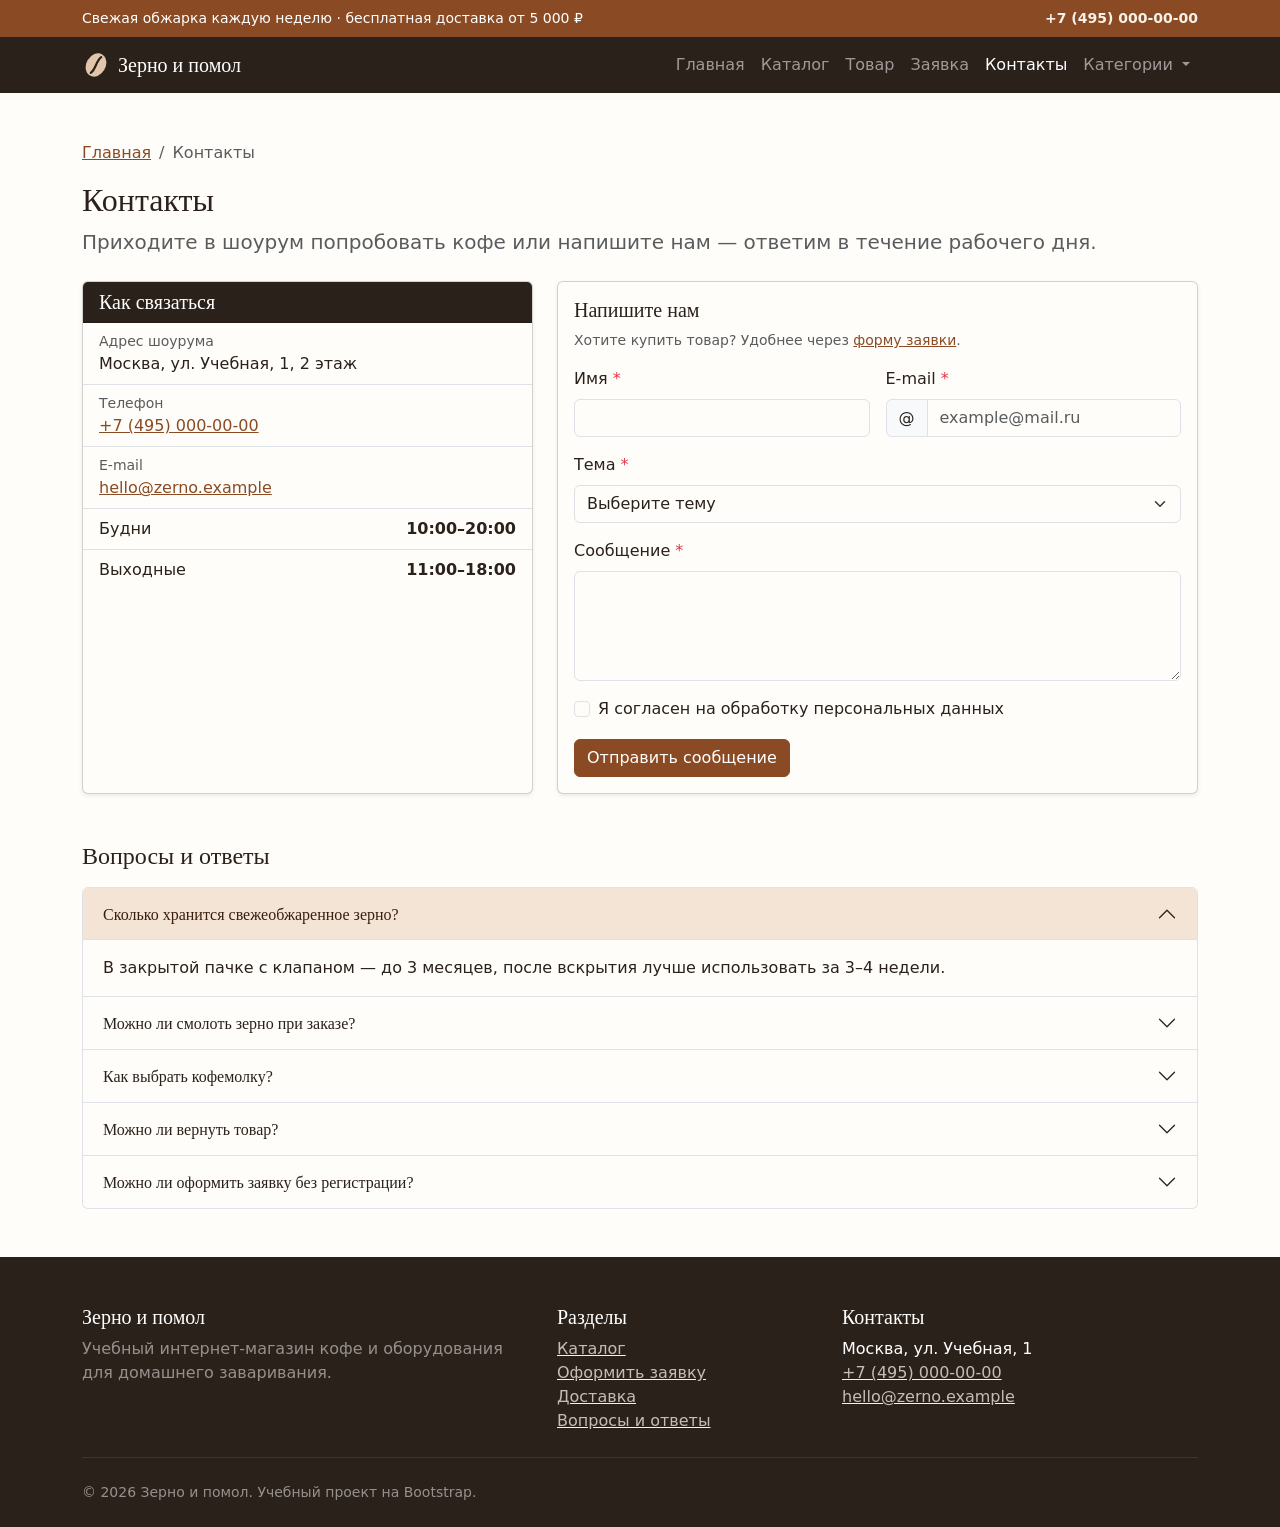
<file: contacts.html>
<!DOCTYPE html>
<html lang="ru">
<head>
  <meta charset="UTF-8">
  <meta name="viewport" content="width=device-width, initial-scale=1.0">
  <title>Контакты — Зерно и помол</title>
  <meta name="description" content="Адрес шоурума, телефон, часы работы, форма обратной связи и ответы на частые вопросы.">
  <link rel="stylesheet" href="vendor/bootstrap/css/bootstrap.min.css">
  <link rel="stylesheet" href="css/custom.css">
</head>
<body>
  <a class="visually-hidden-focusable" href="#main">Перейти к основному содержимому</a>

  <header>
    <div class="container-fluid bg-primary text-white small py-2">
      <div class="container">
        <div class="row align-items-center g-1">
          <div class="col-12 col-md-8">
            Свежая обжарка каждую неделю · бесплатная доставка от 5 000 ₽
          </div>
          <div class="col-12 col-md-4 text-md-end">
            <a class="link-light link-underline-opacity-0 link-underline-opacity-75-hover fw-semibold" href="tel:+74950000000">+7 (495) 000-00-00</a>
          </div>
        </div>
      </div>
    </div>
  </header>

  <nav class="navbar navbar-expand-lg navbar-dark bg-dark sticky-top" aria-label="Основная навигация">
    <div class="container">
      <a class="navbar-brand d-flex align-items-center gap-2" href="index.html">
          <svg class="brand-logo" viewBox="0 0 32 32" width="28" height="28" aria-hidden="true" focusable="false">
            <ellipse cx="16" cy="16" rx="11" ry="14" transform="rotate(30 16 16)" fill="currentColor"/>
            <path d="M10 25c6-4 6-14 12-18" fill="none" stroke="#2b211b" stroke-width="2.5" stroke-linecap="round"/>
          </svg>
        Зерно и помол
      </a>
      <button
        class="navbar-toggler"
        type="button"
        data-bs-toggle="collapse"
        data-bs-target="#mainNavbar"
        aria-controls="mainNavbar"
        aria-expanded="false"
        aria-label="Переключить навигацию"
      >
        <span class="navbar-toggler-icon"></span>
      </button>
      <div class="collapse navbar-collapse" id="mainNavbar">
        <ul class="navbar-nav ms-auto">
          <li class="nav-item">
            <a class="nav-link" href="index.html">Главная</a>
          </li>
          <li class="nav-item">
            <a class="nav-link" href="catalog.html">Каталог</a>
          </li>
          <li class="nav-item">
            <a class="nav-link" href="product.html">Товар</a>
          </li>
          <li class="nav-item">
            <a class="nav-link" href="order.html">Заявка</a>
          </li>
          <li class="nav-item">
            <a class="nav-link active" aria-current="page" href="contacts.html">Контакты</a>
          </li>
          <li class="nav-item dropdown">
            <a
              class="nav-link dropdown-toggle"
              href="#"
              role="button"
              data-bs-toggle="dropdown"
              aria-expanded="false"
            >
              Категории
            </a>
            <ul class="dropdown-menu dropdown-menu-lg-end">
              <li><a class="dropdown-item" href="catalog.html">Все товары</a></li>
              <li><a class="dropdown-item" href="catalog.html#beans">Кофе в зёрнах</a></li>
              <li><a class="dropdown-item" href="catalog.html#grinders">Кофемолки</a></li>
              <li><a class="dropdown-item" href="catalog.html#brewers">Заваривание</a></li>
              <li><a class="dropdown-item" href="catalog.html#accessories">Аксессуары</a></li>
              <li><hr class="dropdown-divider"></li>
              <li><a class="dropdown-item" href="index.html#popular">Популярное</a></li>
            </ul>
          </li>
        </ul>
      </div>
    </div>
  </nav>

  <main id="main">
    <div class="container my-5">
      <nav aria-label="breadcrumb">
        <ol class="breadcrumb">
        <li class="breadcrumb-item"><a href="index.html">Главная</a></li>
        <li class="breadcrumb-item active" aria-current="page">Контакты</li>
        </ol>
      </nav>

      <h1 class="h2">Контакты</h1>
      <p class="lead text-muted mb-4">
        Приходите в шоурум попробовать кофе или напишите нам — ответим в течение рабочего дня.
      </p>

      <div class="row g-4">
        <div class="col-12 col-lg-5">
          <div class="card shadow-sm h-100">
            <div class="card-header bg-dark text-white">
              <h2 class="h5 mb-0">Как связаться</h2>
            </div>
            <ul class="list-group list-group-flush">
              <li class="list-group-item">
                <span class="d-block small text-muted">Адрес шоурума</span>
                Москва, ул. Учебная, 1, 2 этаж
              </li>
              <li class="list-group-item">
                <span class="d-block small text-muted">Телефон</span>
                <a href="tel:+74950000000">+7 (495) 000-00-00</a>
              </li>
              <li class="list-group-item">
                <span class="d-block small text-muted">E-mail</span>
                <a href="mailto:hello@zerno.example">hello@zerno.example</a>
              </li>
              <li class="list-group-item d-flex justify-content-between">
                <span>Будни</span> <span class="fw-semibold">10:00–20:00</span>
              </li>
              <li class="list-group-item d-flex justify-content-between">
                <span>Выходные</span> <span class="fw-semibold">11:00–18:00</span>
              </li>
            </ul>
          </div>
        </div>

        <div class="col-12 col-lg-7">
          <div class="card shadow-sm">
            <div class="card-body">
              <h2 class="h5 card-title">Напишите нам</h2>
              <p class="text-muted small">
                Хотите купить товар? Удобнее через <a href="order.html">форму заявки</a>.
              </p>
              <form
                id="feedbackForm"
                class="needs-validation"
                action="#"
                method="post"
                novalidate
                data-success="Сообщение отправлено! Ответим на указанный e-mail."
              >
                <div class="row g-3">
                  <div class="col-12 col-md-6">
                    <label for="feedback-name" class="form-label">Имя <span class="text-danger" aria-hidden="true">*</span></label>
                    <input id="feedback-name" name="name" type="text" class="form-control" minlength="2" autocomplete="name" required>
                    <div class="invalid-feedback">Укажите имя — минимум 2 символа.</div>
                  </div>
                  <div class="col-12 col-md-6">
                    <label for="feedback-email" class="form-label">E-mail <span class="text-danger" aria-hidden="true">*</span></label>
                    <div class="input-group has-validation">
                      <span class="input-group-text" aria-hidden="true">@</span>
                      <input id="feedback-email" name="email" type="email" class="form-control" autocomplete="email" placeholder="example@mail.ru" required>
                      <div class="invalid-feedback">Введите e-mail в формате name@example.ru.</div>
                    </div>
                  </div>
                  <div class="col-12">
                    <label for="feedback-topic" class="form-label">Тема <span class="text-danger" aria-hidden="true">*</span></label>
                    <select id="feedback-topic" name="topic" class="form-select" required>
                      <option value="" selected>Выберите тему</option>
                      <option value="question">Вопрос о товаре</option>
                      <option value="order">Статус заказа</option>
                      <option value="wholesale">Оптовые закупки</option>
                      <option value="other">Другое</option>
                    </select>
                    <div class="invalid-feedback">Выберите тему сообщения.</div>
                  </div>
                  <div class="col-12">
                    <label for="feedback-message" class="form-label">Сообщение <span class="text-danger" aria-hidden="true">*</span></label>
                    <textarea id="feedback-message" name="message" class="form-control" rows="4" minlength="10" maxlength="1000" required></textarea>
                    <div class="invalid-feedback">Напишите сообщение — минимум 10 символов.</div>
                  </div>
                  <div class="col-12">
                    <div class="form-check">
                      <input id="feedback-agree" name="agreement" class="form-check-input" type="checkbox" required>
                      <label class="form-check-label" for="feedback-agree">Я согласен на обработку персональных данных</label>
                      <div class="invalid-feedback">Без согласия сообщение отправить нельзя.</div>
                    </div>
                  </div>
                  <div class="col-12">
                    <button class="btn btn-primary" type="submit">Отправить сообщение</button>
                  </div>
                </div>
              </form>
            </div>
          </div>
        </div>
      </div>
    </div>

    <section class="container my-5" id="faq" aria-labelledby="faq-title">
      <h2 class="h4 mb-3" id="faq-title">Вопросы и ответы</h2>
      <div class="accordion" id="contactsFaq">
        <div class="accordion-item">
          <h3 class="accordion-header">
            <button
              class="accordion-button"
              type="button"
              data-bs-toggle="collapse"
              data-bs-target="#contactsFaq-1"
              aria-expanded="true"
              aria-controls="contactsFaq-1"
            >
              Сколько хранится свежеобжаренное зерно?
            </button>
          </h3>
          <div id="contactsFaq-1" class="accordion-collapse collapse show" data-bs-parent="#contactsFaq">
            <div class="accordion-body">В закрытой пачке с клапаном — до 3 месяцев, после вскрытия лучше использовать за 3–4 недели.</div>
          </div>
        </div>
        <div class="accordion-item">
          <h3 class="accordion-header">
            <button
              class="accordion-button collapsed"
              type="button"
              data-bs-toggle="collapse"
              data-bs-target="#contactsFaq-2"
              aria-expanded="false"
              aria-controls="contactsFaq-2"
            >
              Можно ли смолоть зерно при заказе?
            </button>
          </h3>
          <div id="contactsFaq-2" class="accordion-collapse collapse" data-bs-parent="#contactsFaq">
            <div class="accordion-body">Да, бесплатно. Укажите способ заваривания в комментарии к заявке — подберём помол.</div>
          </div>
        </div>
        <div class="accordion-item">
          <h3 class="accordion-header">
            <button
              class="accordion-button collapsed"
              type="button"
              data-bs-toggle="collapse"
              data-bs-target="#contactsFaq-3"
              aria-expanded="false"
              aria-controls="contactsFaq-3"
            >
              Как выбрать кофемолку?
            </button>
          </h3>
          <div id="contactsFaq-3" class="accordion-collapse collapse" data-bs-parent="#contactsFaq">
            <div class="accordion-body">Для одной-двух чашек в день хватит ручной, для эспрессо и большой семьи удобнее электрическая жерновая.</div>
          </div>
        </div>
        <div class="accordion-item">
          <h3 class="accordion-header">
            <button
              class="accordion-button collapsed"
              type="button"
              data-bs-toggle="collapse"
              data-bs-target="#contactsFaq-4"
              aria-expanded="false"
              aria-controls="contactsFaq-4"
            >
              Можно ли вернуть товар?
            </button>
          </h3>
          <div id="contactsFaq-4" class="accordion-collapse collapse" data-bs-parent="#contactsFaq">
            <div class="accordion-body">Оборудование — в течение 14 дней, если сохранены вид и упаковка. Вскрытое зерно вернуть нельзя.</div>
          </div>
        </div>
        <div class="accordion-item">
          <h3 class="accordion-header">
            <button
              class="accordion-button collapsed"
              type="button"
              data-bs-toggle="collapse"
              data-bs-target="#contactsFaq-5"
              aria-expanded="false"
              aria-controls="contactsFaq-5"
            >
              Можно ли оформить заявку без регистрации?
            </button>
          </h3>
          <div id="contactsFaq-5" class="accordion-collapse collapse" data-bs-parent="#contactsFaq">
            <div class="accordion-body">Да, регистрация не нужна: достаточно имени и телефона или e-mail.</div>
          </div>
        </div>
      </div>
    </section>
  </main>

  <footer class="bg-dark text-white pt-5 pb-4 mt-5">
    <div class="container">
      <div class="row g-4">
        <div class="col-12 col-md-5">
          <h2 class="h5">Зерно и помол</h2>
          <p class="text-white-50 mb-0">
            Учебный интернет-магазин кофе и оборудования для домашнего заваривания.
          </p>
        </div>
        <nav class="col-6 col-md-3" aria-label="Разделы сайта">
          <h2 class="h5">Разделы</h2>
          <ul class="list-unstyled mb-0">
            <li><a class="link-light link-opacity-75 link-opacity-100-hover" href="catalog.html">Каталог</a></li>
            <li><a class="link-light link-opacity-75 link-opacity-100-hover" href="order.html">Оформить заявку</a></li>
            <li><a class="link-light link-opacity-75 link-opacity-100-hover" href="order.html#delivery">Доставка</a></li>
            <li><a class="link-light link-opacity-75 link-opacity-100-hover" href="contacts.html#faq">Вопросы и ответы</a></li>
          </ul>
        </nav>
        <div class="col-6 col-md-4">
          <h2 class="h5">Контакты</h2>
          <address class="mb-0">
            Москва, ул. Учебная, 1<br>
            <a class="link-light link-opacity-75 link-opacity-100-hover" href="tel:+74950000000">+7 (495) 000-00-00</a><br>
            <a class="link-light link-opacity-75 link-opacity-100-hover" href="mailto:hello@zerno.example">hello@zerno.example</a>
          </address>
        </div>
      </div>
      <hr class="border-secondary my-4">
      <p class="small text-white-50 mb-0">&copy; 2026 Зерно и помол. Учебный проект на Bootstrap.</p>
    </div>
  </footer>

  <div class="toast-container position-fixed bottom-0 end-0 p-3">
    <div id="successToast" class="toast align-items-center text-bg-success border-0" role="status" aria-live="polite" aria-atomic="true">
      <div class="d-flex">
        <div class="toast-body" id="successToastText">Заявка отправлена.</div>
        <button type="button" class="btn-close btn-close-white me-2 m-auto" data-bs-dismiss="toast" aria-label="Закрыть"></button>
      </div>
    </div>
  </div>

  <script src="vendor/bootstrap/js/bootstrap.bundle.min.js"></script>
  <script src="js/main.js"></script>
</body>
</html>
</file>
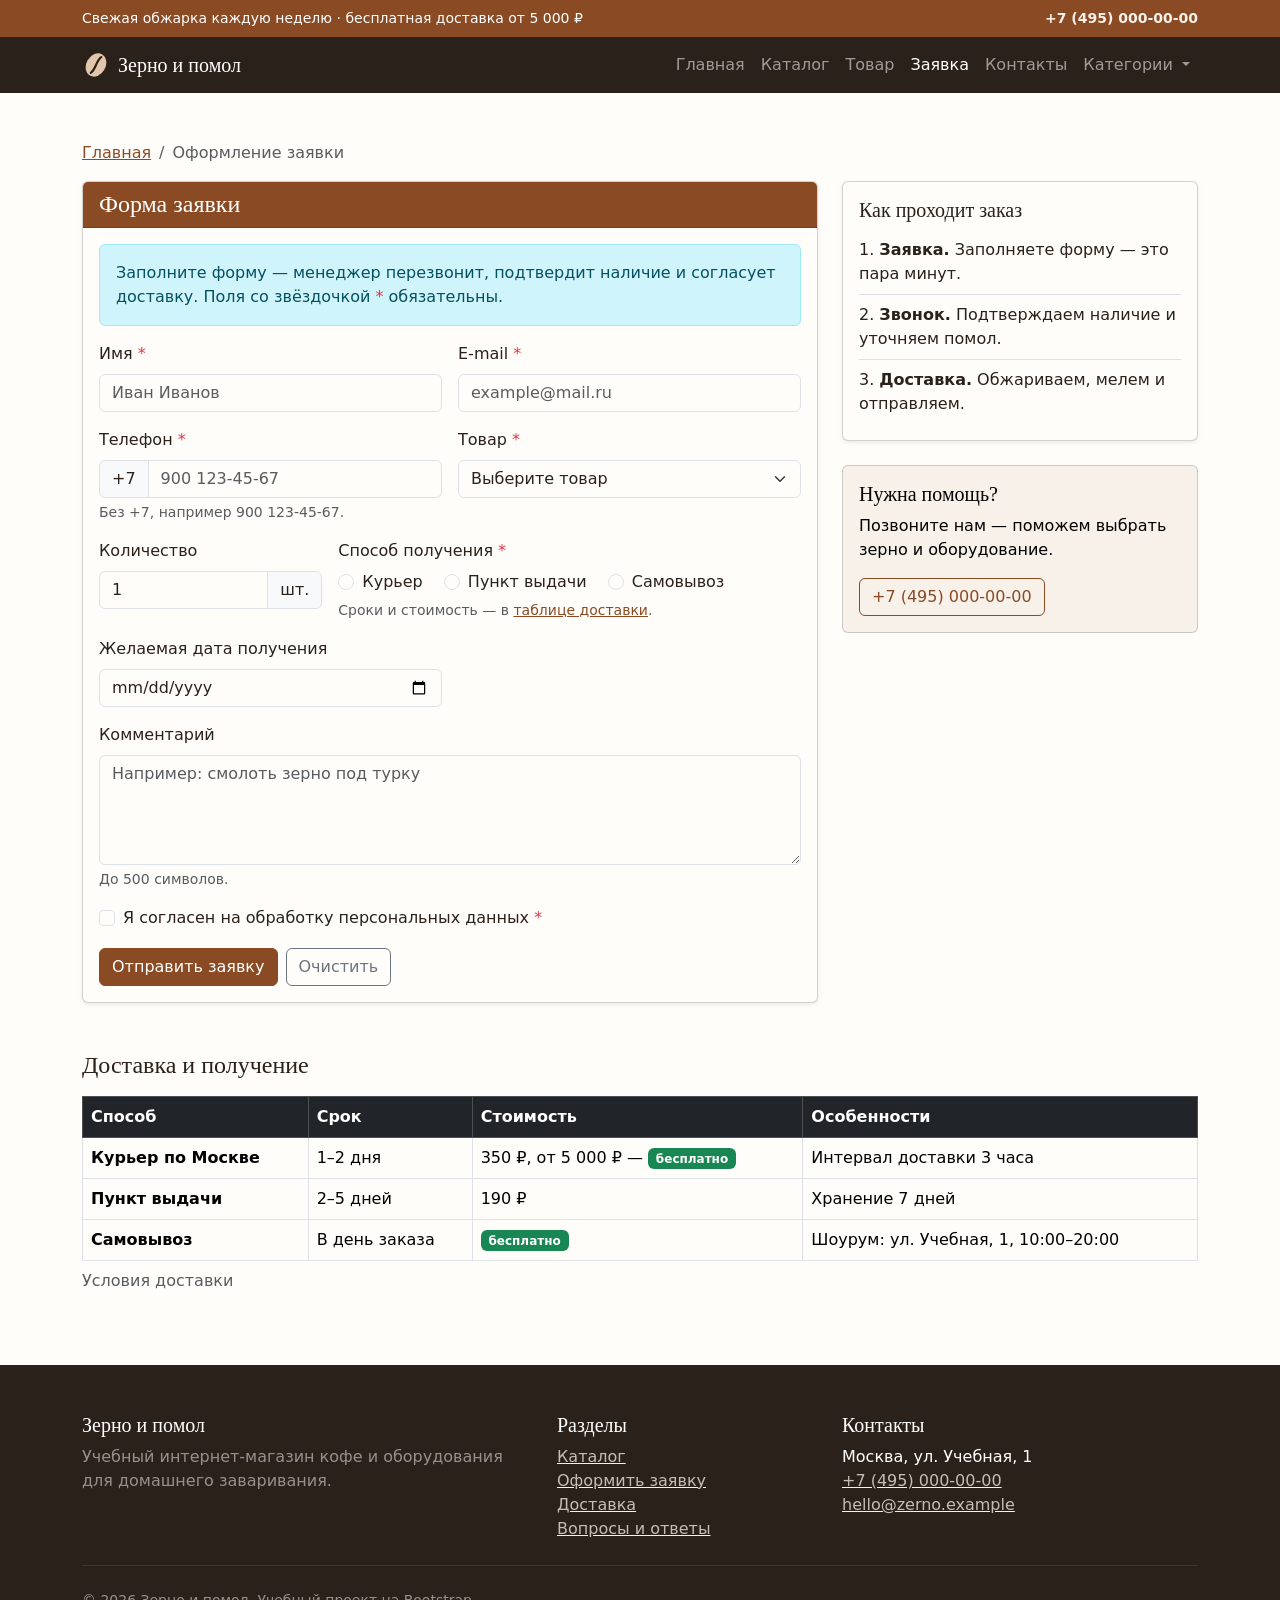
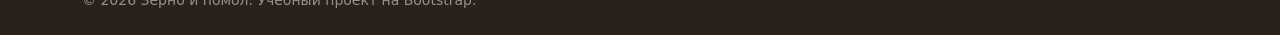
<file: order.html>
<!DOCTYPE html>
<html lang="ru">
<head>
  <meta charset="UTF-8">
  <meta name="viewport" content="width=device-width, initial-scale=1.0">
  <title>Оформление заявки — Зерно и помол</title>
  <meta name="description" content="Форма заявки на Bootstrap: контакты, выбор товара, количество, способ и условия доставки.">
  <link rel="stylesheet" href="vendor/bootstrap/css/bootstrap.min.css">
  <link rel="stylesheet" href="css/custom.css">
</head>
<body>
  <a class="visually-hidden-focusable" href="#main">Перейти к основному содержимому</a>

  <header>
    <div class="container-fluid bg-primary text-white small py-2">
      <div class="container">
        <div class="row align-items-center g-1">
          <div class="col-12 col-md-8">
            Свежая обжарка каждую неделю · бесплатная доставка от 5 000 ₽
          </div>
          <div class="col-12 col-md-4 text-md-end">
            <a class="link-light link-underline-opacity-0 link-underline-opacity-75-hover fw-semibold" href="tel:+74950000000">+7 (495) 000-00-00</a>
          </div>
        </div>
      </div>
    </div>
  </header>

  <nav class="navbar navbar-expand-lg navbar-dark bg-dark sticky-top" aria-label="Основная навигация">
    <div class="container">
      <a class="navbar-brand d-flex align-items-center gap-2" href="index.html">
          <svg class="brand-logo" viewBox="0 0 32 32" width="28" height="28" aria-hidden="true" focusable="false">
            <ellipse cx="16" cy="16" rx="11" ry="14" transform="rotate(30 16 16)" fill="currentColor"/>
            <path d="M10 25c6-4 6-14 12-18" fill="none" stroke="#2b211b" stroke-width="2.5" stroke-linecap="round"/>
          </svg>
        Зерно и помол
      </a>
      <button
        class="navbar-toggler"
        type="button"
        data-bs-toggle="collapse"
        data-bs-target="#mainNavbar"
        aria-controls="mainNavbar"
        aria-expanded="false"
        aria-label="Переключить навигацию"
      >
        <span class="navbar-toggler-icon"></span>
      </button>
      <div class="collapse navbar-collapse" id="mainNavbar">
        <ul class="navbar-nav ms-auto">
          <li class="nav-item">
            <a class="nav-link" href="index.html">Главная</a>
          </li>
          <li class="nav-item">
            <a class="nav-link" href="catalog.html">Каталог</a>
          </li>
          <li class="nav-item">
            <a class="nav-link" href="product.html">Товар</a>
          </li>
          <li class="nav-item">
            <a class="nav-link active" aria-current="page" href="order.html">Заявка</a>
          </li>
          <li class="nav-item">
            <a class="nav-link" href="contacts.html">Контакты</a>
          </li>
          <li class="nav-item dropdown">
            <a
              class="nav-link dropdown-toggle"
              href="#"
              role="button"
              data-bs-toggle="dropdown"
              aria-expanded="false"
            >
              Категории
            </a>
            <ul class="dropdown-menu dropdown-menu-lg-end">
              <li><a class="dropdown-item" href="catalog.html">Все товары</a></li>
              <li><a class="dropdown-item" href="catalog.html#beans">Кофе в зёрнах</a></li>
              <li><a class="dropdown-item" href="catalog.html#grinders">Кофемолки</a></li>
              <li><a class="dropdown-item" href="catalog.html#brewers">Заваривание</a></li>
              <li><a class="dropdown-item" href="catalog.html#accessories">Аксессуары</a></li>
              <li><hr class="dropdown-divider"></li>
              <li><a class="dropdown-item" href="index.html#popular">Популярное</a></li>
            </ul>
          </li>
        </ul>
      </div>
    </div>
  </nav>

  <main id="main">
    <div class="container my-5">
      <nav aria-label="breadcrumb">
        <ol class="breadcrumb">
        <li class="breadcrumb-item"><a href="index.html">Главная</a></li>
        <li class="breadcrumb-item active" aria-current="page">Оформление заявки</li>
        </ol>
      </nav>

      <div class="row g-4">
        <div class="col-12 col-lg-8">
          <div class="card shadow-sm">
            <div class="card-header bg-primary text-white">
              <h1 class="h4 mb-0">Форма заявки</h1>
            </div>
            <div class="card-body">
              <div class="alert alert-info" role="alert">
                Заполните форму — менеджер перезвонит, подтвердит наличие и согласует доставку.
                Поля со звёздочкой <span class="text-danger">*</span> обязательны.
              </div>

              <form
                id="orderForm"
                class="needs-validation"
                action="#"
                method="post"
                novalidate
                data-success="Заявка отправлена! Менеджер свяжется с вами в течение рабочего дня."
              >
                <div class="row g-3">
                  <div class="col-12 col-md-6">
                    <label for="order-name" class="form-label">Имя <span class="text-danger" aria-hidden="true">*</span></label>
                    <input id="order-name" name="name" type="text" class="form-control" minlength="2" autocomplete="name" placeholder="Иван Иванов" required>
                    <div class="invalid-feedback">Укажите имя — минимум 2 символа.</div>
                  </div>

                  <div class="col-12 col-md-6">
                    <label for="order-email" class="form-label">E-mail <span class="text-danger" aria-hidden="true">*</span></label>
                    <input id="order-email" name="email" type="email" class="form-control" autocomplete="email" placeholder="example@mail.ru" required>
                    <div class="invalid-feedback">Введите e-mail в формате name@example.ru.</div>
                  </div>

                  <div class="col-12 col-md-6">
                    <label for="order-phone" class="form-label">Телефон <span class="text-danger" aria-hidden="true">*</span></label>
                    <div class="input-group has-validation">
                      <span class="input-group-text" id="order-phone-prefix">+7</span>
                      <input
                        id="order-phone"
                        name="phone"
                        type="tel"
                        class="form-control"
                        inputmode="tel"
                        autocomplete="tel-national"
                        placeholder="900 123-45-67"
                        pattern="\(?\d{3}\)?[\s\-]?\d{3}[\s\-]?\d{2}[\s\-]?\d{2}"
                        aria-describedby="order-phone-prefix order-phone-hint" required
                      >
                      <div class="invalid-feedback">Введите 10 цифр номера, например 900 123-45-67.</div>
                    </div>
                    <div class="form-text" id="order-phone-hint">Без +7, например 900 123-45-67.</div>
                  </div>

                  <div class="col-12 col-md-6">
                    <label for="order-product" class="form-label">Товар <span class="text-danger" aria-hidden="true">*</span></label>
                    <select id="order-product" name="product" class="form-select" required>
                      <option value="" selected>Выберите товар</option>
                      <optgroup label="Кофе в зёрнах">
                        <option value="irgacheffe">Эфиопия Иргачеффе</option>
                        <option value="supremo">Колумбия Супремо</option>
                        <option value="santos">Бразилия Сантос</option>
                      </optgroup>
                      <optgroup label="Кофемолки">
                        <option value="zhernov">Ручная кофемолка «Жернов»</option>
                        <option value="pomol-2">Электрическая кофемолка «Помол-2»</option>
                      </optgroup>
                      <optgroup label="Заваривание">
                        <option value="v60">Воронка V60, керамика</option>
                        <option value="french-press" disabled>Френч-пресс «Утро», 600 мл — нет в наличии</option>
                      </optgroup>
                      <optgroup label="Аксессуары">
                        <option value="scales">Весы с таймером «Точность»</option>
                        <option value="kettle">Чайник с гусиным носиком</option>
                      </optgroup>
                      <optgroup label="Другое">
                        <option value="consultation">Консультация по выбору</option>
                      </optgroup>
                    </select>
                    <div class="invalid-feedback">Выберите товар или консультацию.</div>
                  </div>

                  <div class="col-12 col-md-4">
                    <label for="order-quantity" class="form-label">Количество</label>
                    <div class="input-group has-validation">
                      <input id="order-quantity" name="quantity" type="number" class="form-control" min="1" max="20" value="1" aria-describedby="order-quantity-unit">
                      <span class="input-group-text" id="order-quantity-unit">шт.</span>
                      <div class="invalid-feedback">От 1 до 20 штук.</div>
                    </div>
                  </div>

                  <fieldset class="col-12 col-md-8">
                    <legend class="col-form-label pt-0">Способ получения <span class="text-danger" aria-hidden="true">*</span></legend>
                    <div class="form-check form-check-inline">
                      <input class="form-check-input" type="radio" name="delivery" id="delivery-courier" value="courier" required>
                      <label class="form-check-label" for="delivery-courier">Курьер</label>
                    </div>
                    <div class="form-check form-check-inline">
                      <input class="form-check-input" type="radio" name="delivery" id="delivery-point" value="pickup-point">
                      <label class="form-check-label" for="delivery-point">Пункт выдачи</label>
                    </div>
                    <div class="form-check form-check-inline">
                      <input class="form-check-input" type="radio" name="delivery" id="delivery-showroom" value="showroom">
                      <label class="form-check-label" for="delivery-showroom">Самовывоз</label>
                    </div>
                    <div class="form-text">Сроки и стоимость — в <a href="#delivery">таблице доставки</a>.</div>
                  </fieldset>

                  <div class="col-12 col-md-6">
                    <label for="order-date" class="form-label">Желаемая дата получения</label>
                    <input id="order-date" name="date" type="date" class="form-control">
                  </div>

                  <div class="col-12">
                    <label for="order-comment" class="form-label">Комментарий</label>
                    <textarea
                      id="order-comment"
                      name="comment"
                      class="form-control"
                      rows="4"
                      maxlength="500"
                      placeholder="Например: смолоть зерно под турку"
                      aria-describedby="order-comment-hint"
                    ></textarea>
                    <div class="form-text" id="order-comment-hint">До 500 символов.</div>
                  </div>

                  <div class="col-12">
                    <div class="form-check">
                      <input id="order-agree" name="agreement" class="form-check-input" type="checkbox" required>
                      <label class="form-check-label" for="order-agree">
                        Я согласен на обработку персональных данных <span class="text-danger" aria-hidden="true">*</span>
                      </label>
                      <div class="invalid-feedback">Без согласия заявку отправить нельзя.</div>
                    </div>
                  </div>

                  <div class="col-12 d-flex flex-wrap gap-2">
                    <button class="btn btn-primary" type="submit">Отправить заявку</button>
                    <button class="btn btn-outline-secondary" type="reset">Очистить</button>
                  </div>
                </div>
              </form>
            </div>
          </div>
        </div>

        <aside class="col-12 col-lg-4" aria-label="Как проходит заказ">
          <div class="card shadow-sm mb-4">
            <div class="card-body">
              <h2 class="h5 card-title">Как проходит заказ</h2>
              <ol class="list-group list-group-numbered list-group-flush">
                <li class="list-group-item px-0">
                  <span class="fw-semibold">Заявка.</span> Заполняете форму — это пара минут.
                </li>
                <li class="list-group-item px-0">
                  <span class="fw-semibold">Звонок.</span> Подтверждаем наличие и уточняем помол.
                </li>
                <li class="list-group-item px-0">
                  <span class="fw-semibold">Доставка.</span> Обжариваем, мелем и отправляем.
                </li>
              </ol>
            </div>
          </div>
          <div class="card text-bg-light">
            <div class="card-body">
              <h2 class="h5 card-title">Нужна помощь?</h2>
              <p class="card-text">Позвоните нам — поможем выбрать зерно и оборудование.</p>
              <a class="btn btn-outline-primary" href="tel:+74950000000">+7 (495) 000-00-00</a>
            </div>
          </div>
        </aside>
      </div>
    </div>

    <section class="container my-5" id="delivery" aria-labelledby="delivery-title">
      <h2 class="h4 mb-3" id="delivery-title">Доставка и получение</h2>
      <div class="table-responsive">
        <table class="table table-hover table-bordered align-middle">
          <caption>Условия доставки</caption>
          <thead class="table-dark">
            <tr>
              <th scope="col">Способ</th>
              <th scope="col">Срок</th>
              <th scope="col">Стоимость</th>
              <th scope="col">Особенности</th>
            </tr>
          </thead>
          <tbody>
            <tr>
              <th scope="row">Курьер по Москве</th>
              <td>1–2 дня</td>
              <td>350 ₽, от 5 000 ₽ — <span class="badge text-bg-success">бесплатно</span></td>
              <td>Интервал доставки 3 часа</td>
            </tr>
            <tr>
              <th scope="row">Пункт выдачи</th>
              <td>2–5 дней</td>
              <td>190 ₽</td>
              <td>Хранение 7 дней</td>
            </tr>
            <tr>
              <th scope="row">Самовывоз</th>
              <td>В день заказа</td>
              <td><span class="badge text-bg-success">бесплатно</span></td>
              <td>Шоурум: ул. Учебная, 1, 10:00–20:00</td>
            </tr>
          </tbody>
        </table>
      </div>
    </section>
  </main>

  <footer class="bg-dark text-white pt-5 pb-4 mt-5">
    <div class="container">
      <div class="row g-4">
        <div class="col-12 col-md-5">
          <h2 class="h5">Зерно и помол</h2>
          <p class="text-white-50 mb-0">
            Учебный интернет-магазин кофе и оборудования для домашнего заваривания.
          </p>
        </div>
        <nav class="col-6 col-md-3" aria-label="Разделы сайта">
          <h2 class="h5">Разделы</h2>
          <ul class="list-unstyled mb-0">
            <li><a class="link-light link-opacity-75 link-opacity-100-hover" href="catalog.html">Каталог</a></li>
            <li><a class="link-light link-opacity-75 link-opacity-100-hover" href="order.html">Оформить заявку</a></li>
            <li><a class="link-light link-opacity-75 link-opacity-100-hover" href="order.html#delivery">Доставка</a></li>
            <li><a class="link-light link-opacity-75 link-opacity-100-hover" href="contacts.html#faq">Вопросы и ответы</a></li>
          </ul>
        </nav>
        <div class="col-6 col-md-4">
          <h2 class="h5">Контакты</h2>
          <address class="mb-0">
            Москва, ул. Учебная, 1<br>
            <a class="link-light link-opacity-75 link-opacity-100-hover" href="tel:+74950000000">+7 (495) 000-00-00</a><br>
            <a class="link-light link-opacity-75 link-opacity-100-hover" href="mailto:hello@zerno.example">hello@zerno.example</a>
          </address>
        </div>
      </div>
      <hr class="border-secondary my-4">
      <p class="small text-white-50 mb-0">&copy; 2026 Зерно и помол. Учебный проект на Bootstrap.</p>
    </div>
  </footer>

  <div class="toast-container position-fixed bottom-0 end-0 p-3">
    <div id="successToast" class="toast align-items-center text-bg-success border-0" role="status" aria-live="polite" aria-atomic="true">
      <div class="d-flex">
        <div class="toast-body" id="successToastText">Заявка отправлена.</div>
        <button type="button" class="btn-close btn-close-white me-2 m-auto" data-bs-dismiss="toast" aria-label="Закрыть"></button>
      </div>
    </div>
  </div>

  <script src="vendor/bootstrap/js/bootstrap.bundle.min.js"></script>
  <script src="js/main.js"></script>
</body>
</html>
</file>
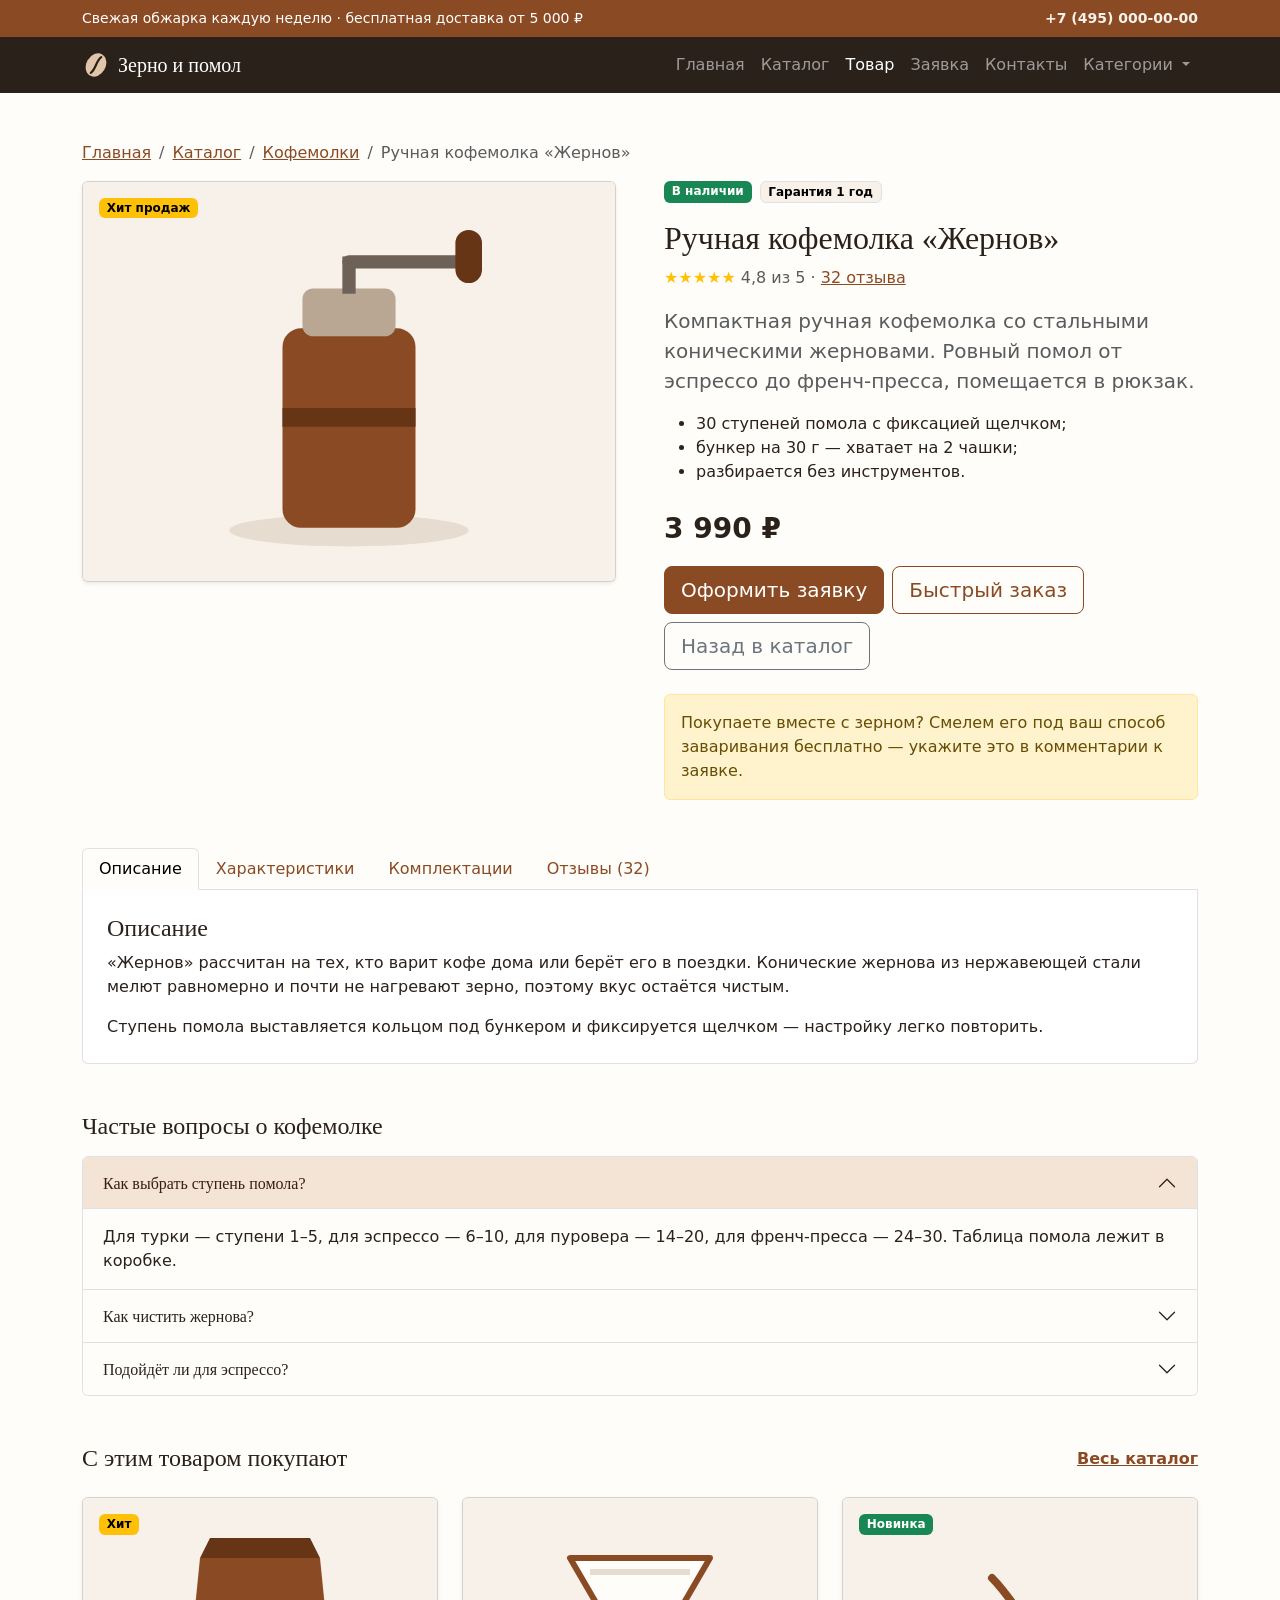
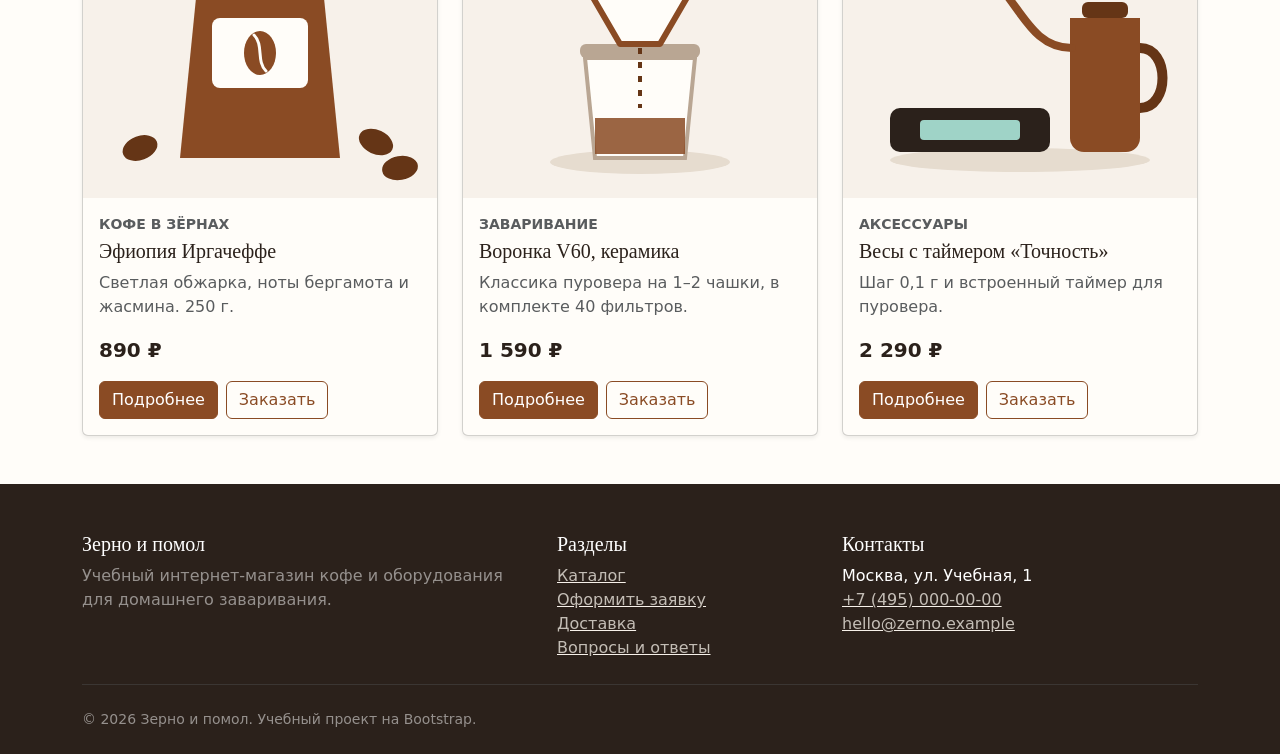
<file: product.html>
<!DOCTYPE html>
<html lang="ru">
<head>
  <meta charset="UTF-8">
  <meta name="viewport" content="width=device-width, initial-scale=1.0">
  <title>Ручная кофемолка «Жернов» — Зерно и помол</title>
  <meta name="description" content="Ручная кофемолка «Жернов»: описание, характеристики, комплектации, отзывы, быстрый заказ.">
  <link rel="stylesheet" href="vendor/bootstrap/css/bootstrap.min.css">
  <link rel="stylesheet" href="css/custom.css">
</head>
<body>
  <a class="visually-hidden-focusable" href="#main">Перейти к основному содержимому</a>

  <header>
    <div class="container-fluid bg-primary text-white small py-2">
      <div class="container">
        <div class="row align-items-center g-1">
          <div class="col-12 col-md-8">
            Свежая обжарка каждую неделю · бесплатная доставка от 5 000 ₽
          </div>
          <div class="col-12 col-md-4 text-md-end">
            <a class="link-light link-underline-opacity-0 link-underline-opacity-75-hover fw-semibold" href="tel:+74950000000">+7 (495) 000-00-00</a>
          </div>
        </div>
      </div>
    </div>
  </header>

  <nav class="navbar navbar-expand-lg navbar-dark bg-dark sticky-top" aria-label="Основная навигация">
    <div class="container">
      <a class="navbar-brand d-flex align-items-center gap-2" href="index.html">
          <svg class="brand-logo" viewBox="0 0 32 32" width="28" height="28" aria-hidden="true" focusable="false">
            <ellipse cx="16" cy="16" rx="11" ry="14" transform="rotate(30 16 16)" fill="currentColor"/>
            <path d="M10 25c6-4 6-14 12-18" fill="none" stroke="#2b211b" stroke-width="2.5" stroke-linecap="round"/>
          </svg>
        Зерно и помол
      </a>
      <button
        class="navbar-toggler"
        type="button"
        data-bs-toggle="collapse"
        data-bs-target="#mainNavbar"
        aria-controls="mainNavbar"
        aria-expanded="false"
        aria-label="Переключить навигацию"
      >
        <span class="navbar-toggler-icon"></span>
      </button>
      <div class="collapse navbar-collapse" id="mainNavbar">
        <ul class="navbar-nav ms-auto">
          <li class="nav-item">
            <a class="nav-link" href="index.html">Главная</a>
          </li>
          <li class="nav-item">
            <a class="nav-link" href="catalog.html">Каталог</a>
          </li>
          <li class="nav-item">
            <a class="nav-link active" aria-current="page" href="product.html">Товар</a>
          </li>
          <li class="nav-item">
            <a class="nav-link" href="order.html">Заявка</a>
          </li>
          <li class="nav-item">
            <a class="nav-link" href="contacts.html">Контакты</a>
          </li>
          <li class="nav-item dropdown">
            <a
              class="nav-link dropdown-toggle"
              href="#"
              role="button"
              data-bs-toggle="dropdown"
              aria-expanded="false"
            >
              Категории
            </a>
            <ul class="dropdown-menu dropdown-menu-lg-end">
              <li><a class="dropdown-item" href="catalog.html">Все товары</a></li>
              <li><a class="dropdown-item" href="catalog.html#beans">Кофе в зёрнах</a></li>
              <li><a class="dropdown-item" href="catalog.html#grinders">Кофемолки</a></li>
              <li><a class="dropdown-item" href="catalog.html#brewers">Заваривание</a></li>
              <li><a class="dropdown-item" href="catalog.html#accessories">Аксессуары</a></li>
              <li><hr class="dropdown-divider"></li>
              <li><a class="dropdown-item" href="index.html#popular">Популярное</a></li>
            </ul>
          </li>
        </ul>
      </div>
    </div>
  </nav>

  <main id="main">
    <div class="container my-5">
      <nav aria-label="breadcrumb">
        <ol class="breadcrumb">
        <li class="breadcrumb-item"><a href="index.html">Главная</a></li>
        <li class="breadcrumb-item"><a href="catalog.html">Каталог</a></li>
        <li class="breadcrumb-item"><a href="catalog.html#grinders">Кофемолки</a></li>
        <li class="breadcrumb-item active" aria-current="page">Ручная кофемолка «Жернов»</li>
        </ol>
      </nav>

      <div class="row g-4 g-lg-5">
        <div class="col-12 col-lg-6">
          <div class="card shadow-sm position-relative overflow-hidden">
            <span class="badge text-bg-warning position-absolute top-0 start-0 m-3">Хит продаж</span>
            <img
              class="img-fluid w-100 bg-light"
              src="images/grinder.svg"
              alt="Ручная кофемолка «Жернов»: коричневый корпус, стальной бункер и рукоятка с деревянной ручкой"
              width="400"
              height="300"
            >
          </div>
        </div>

        <div class="col-12 col-lg-6">
          <div class="d-flex flex-wrap gap-2 mb-3">
            <span class="badge text-bg-success">В наличии</span>
            <span class="badge text-bg-light border">Гарантия 1 год</span>
          </div>
          <h1 class="h2">Ручная кофемолка «Жернов»</h1>
          <p class="text-muted">
            <span class="text-warning" aria-hidden="true">★★★★★</span>
            4,8 из 5 · <a href="#product-reviews-tab" data-show-tab>32 отзыва</a>
          </p>
          <p class="lead text-muted">
            Компактная ручная кофемолка со стальными коническими жерновами.
            Ровный помол от эспрессо до френч-пресса, помещается в рюкзак.
          </p>
          <ul class="mb-4">
            <li>30 ступеней помола с фиксацией щелчком;</li>
            <li>бункер на 30 г — хватает на 2 чашки;</li>
            <li>разбирается без инструментов.</li>
          </ul>
          <p class="fs-3 fw-bold">3 990 ₽</p>
          <div class="d-flex flex-wrap gap-2 mb-4">
            <a class="btn btn-primary btn-lg" href="order.html?product=zhernov">Оформить заявку</a>
            <button
              class="btn btn-outline-primary btn-lg"
              type="button"
              data-bs-toggle="modal"
              data-bs-target="#orderModal"
              data-product="Ручная кофемолка «Жернов»"
            >
              Быстрый заказ
            </button>
            <a class="btn btn-outline-secondary btn-lg" href="catalog.html#grinders">Назад в каталог</a>
          </div>
          <div class="alert alert-warning mb-0" role="alert">
            Покупаете вместе с зерном? Смелем его под ваш способ заваривания бесплатно — укажите это в комментарии к заявке.
          </div>
        </div>
      </div>
    </div>

    <section class="container my-5" aria-label="Подробная информация о товаре">
      <ul class="nav nav-tabs" id="productTabs" role="tablist">
          <li class="nav-item" role="presentation">
            <button
              class="nav-link active"
              id="description-tab"
              data-bs-toggle="tab"
              data-bs-target="#description-pane"
              type="button"
              role="tab"
              aria-controls="description-pane"
              aria-selected="true"
            >
              Описание
            </button>
          </li>
          <li class="nav-item" role="presentation">
            <button
              class="nav-link"
              id="specs-tab"
              data-bs-toggle="tab"
              data-bs-target="#specs-pane"
              type="button"
              role="tab"
              aria-controls="specs-pane"
              aria-selected="false"
            >
              Характеристики
            </button>
          </li>
          <li class="nav-item" role="presentation">
            <button
              class="nav-link"
              id="kits-tab"
              data-bs-toggle="tab"
              data-bs-target="#kits-pane"
              type="button"
              role="tab"
              aria-controls="kits-pane"
              aria-selected="false"
            >
              Комплектации
            </button>
          </li>
          <li class="nav-item" role="presentation">
            <button
              class="nav-link"
              id="product-reviews-tab"
              data-bs-toggle="tab"
              data-bs-target="#product-reviews-pane"
              type="button"
              role="tab"
              aria-controls="product-reviews-pane"
              aria-selected="false"
            >
              Отзывы (32)
            </button>
          </li>
      </ul>
      <div class="tab-content border border-top-0 rounded-bottom bg-white p-3 p-md-4">
        <div class="tab-pane fade show active" id="description-pane" role="tabpanel" aria-labelledby="description-tab" tabindex="0">
          <h2 class="h4">Описание</h2>
          <p>
            «Жернов» рассчитан на тех, кто варит кофе дома или берёт его в поездки.
            Конические жернова из нержавеющей стали мелют равномерно и почти не нагревают зерно,
            поэтому вкус остаётся чистым.
          </p>
          <p class="mb-0">
            Ступень помола выставляется кольцом под бункером и фиксируется щелчком —
            настройку легко повторить.
          </p>
        </div>
        <div class="tab-pane fade" id="specs-pane" role="tabpanel" aria-labelledby="specs-tab" tabindex="0">
          <h2 class="h4">Характеристики</h2>
          <div class="table-responsive">
            <table class="table table-striped table-bordered align-middle mb-0">
              <caption>Технические характеристики кофемолки «Жернов»</caption>
              <thead class="table-dark">
                <tr>
                  <th scope="col">Параметр</th>
                  <th scope="col">Значение</th>
                </tr>
              </thead>
              <tbody>
                  <tr>
                    <th scope="row">Тип жерновов</th>
                    <td>Конические, нержавеющая сталь, 38 мм</td>
                  </tr>
                  <tr>
                    <th scope="row">Ступени помола</th>
                    <td>30, щелчковая регулировка</td>
                  </tr>
                  <tr>
                    <th scope="row">Объём бункера</th>
                    <td>30 г — на 2 чашки</td>
                  </tr>
                  <tr>
                    <th scope="row">Материал корпуса</th>
                    <td>Алюминий, ручка из бука</td>
                  </tr>
                  <tr>
                    <th scope="row">Размеры</th>
                    <td>Ø 55 × 180 мм</td>
                  </tr>
                  <tr>
                    <th scope="row">Вес</th>
                    <td>480 г</td>
                  </tr>
                  <tr>
                    <th scope="row">Гарантия</th>
                    <td>1 год</td>
                  </tr>
              </tbody>
            </table>
          </div>
        </div>
        <div class="tab-pane fade" id="kits-pane" role="tabpanel" aria-labelledby="kits-tab" tabindex="0">
          <h2 class="h4">Комплектации</h2>
          <div class="table-responsive">
            <table class="table table-hover table-bordered align-middle mb-0">
              <caption>Сравнение базовой и подарочной комплектации</caption>
              <thead class="table-dark">
                <tr>
                  <th scope="col">Что входит</th>
                  <th scope="col" class="text-center">Базовая</th>
                  <th scope="col" class="text-center">Подарочная</th>
                </tr>
              </thead>
              <tbody>
                  <tr>
                    <th scope="row">Цена</th>
                    <td class="text-center">3 990 ₽</td>
                    <td class="text-center">4 990 ₽</td>
                  </tr>
                  <tr>
                    <th scope="row">Кофемолка «Жернов»</th>
                    <td class="text-center">да</td>
                    <td class="text-center">да</td>
                  </tr>
                  <tr>
                    <th scope="row">Щётка для чистки</th>
                    <td class="text-center">да</td>
                    <td class="text-center">да</td>
                  </tr>
                  <tr>
                    <th scope="row">Мерная ложка</th>
                    <td class="text-center">нет</td>
                    <td class="text-center">да</td>
                  </tr>
                  <tr>
                    <th scope="row">Дорожный чехол</th>
                    <td class="text-center">нет</td>
                    <td class="text-center">да</td>
                  </tr>
                  <tr>
                    <th scope="row">Подарочная коробка</th>
                    <td class="text-center">нет</td>
                    <td class="text-center">да</td>
                  </tr>
                  <tr>
                    <th scope="row">Гарантия</th>
                    <td class="text-center">1 год</td>
                    <td class="text-center">2 года</td>
                  </tr>
              </tbody>
            </table>
          </div>
        </div>
        <div class="tab-pane fade" id="product-reviews-pane" role="tabpanel" aria-labelledby="product-reviews-tab" tabindex="0">
          <h2 class="h4">Отзывы</h2>
          <div class="list-group">
            <div class="list-group-item">
              <p class="text-warning mb-1"><span aria-hidden="true">★★★★★</span><span class="visually-hidden">Оценка 5 из 5</span></p>
              <p class="mb-1">Мелет ровно даже на самых мелких ступенях, для турки — то что нужно.</p>
              <small class="text-muted">Ольга, Москва</small>
            </div>
            <div class="list-group-item">
              <p class="text-warning mb-1"><span aria-hidden="true">★★★★★</span><span class="visually-hidden">Оценка 5 из 5</span></p>
              <p class="mb-1">Беру в походы: лёгкая, разбирается за минуту, ручка удобная.</p>
              <small class="text-muted">Денис, Екатеринбург</small>
            </div>
            <div class="list-group-item">
              <p class="text-warning mb-1"><span aria-hidden="true">★★★★☆</span><span class="visually-hidden">Оценка 4 из 5</span></p>
              <p class="mb-1">Отличная кофемолка, но на френч-пресс крутить приходится долго.</p>
              <small class="text-muted">Сергей, Тула</small>
            </div>
          </div>
        </div>
      </div>
    </section>

    <section class="container my-5" id="faq" aria-labelledby="faq-title">
      <h2 class="h4 mb-3" id="faq-title">Частые вопросы о кофемолке</h2>
      <div class="accordion" id="productFaq">
        <div class="accordion-item">
          <h3 class="accordion-header">
            <button
              class="accordion-button"
              type="button"
              data-bs-toggle="collapse"
              data-bs-target="#productFaq-1"
              aria-expanded="true"
              aria-controls="productFaq-1"
            >
              Как выбрать ступень помола?
            </button>
          </h3>
          <div id="productFaq-1" class="accordion-collapse collapse show" data-bs-parent="#productFaq">
            <div class="accordion-body">Для турки — ступени 1–5, для эспрессо — 6–10, для пуровера — 14–20, для френч-пресса — 24–30. Таблица помола лежит в коробке.</div>
          </div>
        </div>
        <div class="accordion-item">
          <h3 class="accordion-header">
            <button
              class="accordion-button collapsed"
              type="button"
              data-bs-toggle="collapse"
              data-bs-target="#productFaq-2"
              aria-expanded="false"
              aria-controls="productFaq-2"
            >
              Как чистить жернова?
            </button>
          </h3>
          <div id="productFaq-2" class="accordion-collapse collapse" data-bs-parent="#productFaq">
            <div class="accordion-body">Раз в месяц разберите кофемолку без инструментов и очистите жернова щёткой из комплекта. Воду использовать нельзя.</div>
          </div>
        </div>
        <div class="accordion-item">
          <h3 class="accordion-header">
            <button
              class="accordion-button collapsed"
              type="button"
              data-bs-toggle="collapse"
              data-bs-target="#productFaq-3"
              aria-expanded="false"
              aria-controls="productFaq-3"
            >
              Подойдёт ли для эспрессо?
            </button>
          </h3>
          <div id="productFaq-3" class="accordion-collapse collapse" data-bs-parent="#productFaq">
            <div class="accordion-body">Да, на ступенях 6–10 помол достаточно тонкий для эспрессо и мока.</div>
          </div>
        </div>
      </div>
    </section>

    <section class="container my-5" aria-labelledby="related-title">
      <div class="d-flex flex-wrap justify-content-between align-items-center gap-2 mb-4">
        <h2 class="h4 mb-0" id="related-title">С этим товаром покупают</h2>
        <a class="link-primary fw-semibold" href="catalog.html">Весь каталог</a>
      </div>
      <div class="row g-4">
        <div class="col-12 col-md-6 col-lg-4" data-category="beans" data-stock="in">
          <article class="card product-card h-100 shadow-sm">
            <span class="badge text-bg-warning position-absolute top-0 start-0 m-3">Хит</span>
            <img class="card-img-top" src="images/beans.svg" alt="" width="400" height="300" loading="lazy">
            <div class="card-body d-flex flex-column">
              <p class="text-uppercase small fw-bold text-muted mb-1">Кофе в зёрнах</p>
              <h3 class="card-title h5">Эфиопия Иргачеффе</h3>
              <p class="card-text text-muted">Светлая обжарка, ноты бергамота и жасмина. 250 г.</p>
              <p class="fw-bold fs-5 mt-auto mb-3">890 ₽</p>
              <div class="d-flex flex-wrap gap-2">
                <a class="btn btn-primary" href="product.html">Подробнее</a>
                <button
                  class="btn btn-outline-primary"
                  type="button"
                  data-bs-toggle="modal"
                  data-bs-target="#orderModal"
                  data-product="Эфиопия Иргачеффе"
                >
                  Заказать
                </button>
              </div>
            </div>
          </article>
        </div>
        <div class="col-12 col-md-6 col-lg-4" data-category="brewers" data-stock="in">
          <article class="card product-card h-100 shadow-sm">
            <img class="card-img-top" src="images/brewer.svg" alt="" width="400" height="300" loading="lazy">
            <div class="card-body d-flex flex-column">
              <p class="text-uppercase small fw-bold text-muted mb-1">Заваривание</p>
              <h3 class="card-title h5">Воронка V60, керамика</h3>
              <p class="card-text text-muted">Классика пуровера на 1–2 чашки, в комплекте 40 фильтров.</p>
              <p class="fw-bold fs-5 mt-auto mb-3">1 590 ₽</p>
              <div class="d-flex flex-wrap gap-2">
                <a class="btn btn-primary" href="product.html">Подробнее</a>
                <button
                  class="btn btn-outline-primary"
                  type="button"
                  data-bs-toggle="modal"
                  data-bs-target="#orderModal"
                  data-product="Воронка V60, керамика"
                >
                  Заказать
                </button>
              </div>
            </div>
          </article>
        </div>
        <div class="col-12 col-md-6 col-lg-4" data-category="accessories" data-stock="in">
          <article class="card product-card h-100 shadow-sm">
            <span class="badge text-bg-success position-absolute top-0 start-0 m-3">Новинка</span>
            <img class="card-img-top" src="images/accessory.svg" alt="" width="400" height="300" loading="lazy">
            <div class="card-body d-flex flex-column">
              <p class="text-uppercase small fw-bold text-muted mb-1">Аксессуары</p>
              <h3 class="card-title h5">Весы с таймером «Точность»</h3>
              <p class="card-text text-muted">Шаг 0,1 г и встроенный таймер для пуровера.</p>
              <p class="fw-bold fs-5 mt-auto mb-3">2 290 ₽</p>
              <div class="d-flex flex-wrap gap-2">
                <a class="btn btn-primary" href="product.html">Подробнее</a>
                <button
                  class="btn btn-outline-primary"
                  type="button"
                  data-bs-toggle="modal"
                  data-bs-target="#orderModal"
                  data-product="Весы с таймером «Точность»"
                >
                  Заказать
                </button>
              </div>
            </div>
          </article>
        </div>
      </div>
    </section>
  </main>

  <footer class="bg-dark text-white pt-5 pb-4 mt-5">
    <div class="container">
      <div class="row g-4">
        <div class="col-12 col-md-5">
          <h2 class="h5">Зерно и помол</h2>
          <p class="text-white-50 mb-0">
            Учебный интернет-магазин кофе и оборудования для домашнего заваривания.
          </p>
        </div>
        <nav class="col-6 col-md-3" aria-label="Разделы сайта">
          <h2 class="h5">Разделы</h2>
          <ul class="list-unstyled mb-0">
            <li><a class="link-light link-opacity-75 link-opacity-100-hover" href="catalog.html">Каталог</a></li>
            <li><a class="link-light link-opacity-75 link-opacity-100-hover" href="order.html">Оформить заявку</a></li>
            <li><a class="link-light link-opacity-75 link-opacity-100-hover" href="order.html#delivery">Доставка</a></li>
            <li><a class="link-light link-opacity-75 link-opacity-100-hover" href="contacts.html#faq">Вопросы и ответы</a></li>
          </ul>
        </nav>
        <div class="col-6 col-md-4">
          <h2 class="h5">Контакты</h2>
          <address class="mb-0">
            Москва, ул. Учебная, 1<br>
            <a class="link-light link-opacity-75 link-opacity-100-hover" href="tel:+74950000000">+7 (495) 000-00-00</a><br>
            <a class="link-light link-opacity-75 link-opacity-100-hover" href="mailto:hello@zerno.example">hello@zerno.example</a>
          </address>
        </div>
      </div>
      <hr class="border-secondary my-4">
      <p class="small text-white-50 mb-0">&copy; 2026 Зерно и помол. Учебный проект на Bootstrap.</p>
    </div>
  </footer>

  <div class="modal fade" id="orderModal" tabindex="-1" aria-labelledby="orderModalLabel" aria-hidden="true">
    <div class="modal-dialog modal-dialog-centered">
      <div class="modal-content">
        <div class="modal-header">
          <h2 class="modal-title h5" id="orderModalLabel">Быстрый заказ</h2>
          <button type="button" class="btn-close" data-bs-dismiss="modal" aria-label="Закрыть"></button>
        </div>
        <div class="modal-body">
          <p class="text-muted">Оставьте имя и телефон — перезвоним и уточним детали заказа.</p>
          <form
            id="quickOrderForm"
            class="needs-validation"
            action="#"
            method="post"
            novalidate
            data-success="Заявка на быстрый заказ принята! Перезвоним в течение 15 минут."
          >
            <div class="mb-3">
              <label for="quick-product" class="form-label">Товар</label>
              <input id="quick-product" name="product" type="text" class="form-control-plaintext fw-semibold" value="Консультация по выбору" readonly>
            </div>
            <div class="mb-3">
              <label for="quick-name" class="form-label">Имя <span class="text-danger" aria-hidden="true">*</span></label>
              <input id="quick-name" name="name" type="text" class="form-control" minlength="2" autocomplete="given-name" required>
              <div class="invalid-feedback">Укажите имя — минимум 2 символа.</div>
            </div>
            <div class="mb-3">
              <label for="quick-phone" class="form-label">Телефон <span class="text-danger" aria-hidden="true">*</span></label>
              <div class="input-group has-validation">
                <span class="input-group-text" id="quick-phone-prefix">+7</span>
                <input
                  id="quick-phone"
                  name="phone"
                  type="tel"
                  class="form-control"
                  inputmode="tel"
                  autocomplete="tel-national"
                  placeholder="900 123-45-67"
                  pattern="\(?\d{3}\)?[\s\-]?\d{3}[\s\-]?\d{2}[\s\-]?\d{2}"
                  aria-describedby="quick-phone-prefix quick-phone-hint" required
                >
                <div class="invalid-feedback">Введите 10 цифр номера, например 900 123-45-67.</div>
              </div>
              <div class="form-text" id="quick-phone-hint">Без +7, например 900 123-45-67.</div>
            </div>
            <div class="form-check">
              <input id="quick-agree" name="agreement" class="form-check-input" type="checkbox" required>
              <label class="form-check-label" for="quick-agree">Согласен на обработку персональных данных</label>
              <div class="invalid-feedback">Без согласия заявку отправить нельзя.</div>
            </div>
          </form>
        </div>
        <div class="modal-footer">
          <button type="button" class="btn btn-outline-secondary" data-bs-dismiss="modal">Отмена</button>
          <button type="submit" class="btn btn-primary" form="quickOrderForm">Отправить</button>
        </div>
      </div>
    </div>
  </div>

  <div class="toast-container position-fixed bottom-0 end-0 p-3">
    <div id="successToast" class="toast align-items-center text-bg-success border-0" role="status" aria-live="polite" aria-atomic="true">
      <div class="d-flex">
        <div class="toast-body" id="successToastText">Заявка отправлена.</div>
        <button type="button" class="btn-close btn-close-white me-2 m-auto" data-bs-dismiss="toast" aria-label="Закрыть"></button>
      </div>
    </div>
  </div>

  <script src="vendor/bootstrap/js/bootstrap.bundle.min.js"></script>
  <script src="js/main.js"></script>
</body>
</html>
</file>
<file: css/custom.css>
/*
  Минимальные правки поверх Bootstrap.
  Файл подключается после bootstrap.min.css, поэтому его правила
  переопределяют стили фреймворка.
*/

/* ===============================
   1. Тема проекта через CSS-переменные Bootstrap
   =============================== */

/*
  Bootstrap 5.3 хранит цвета в переменных --bs-*.
  Меняем их, а не переписываем каждый компонент вручную:
  bg-primary, text-primary, ссылки, bg-dark и bg-light
  сразу получают кофейную палитру.
*/
:root {
  --bs-primary: #8a4b24;
  --bs-primary-rgb: 138, 75, 36;
  --bs-primary-text-emphasis: #3a1e0e;
  --bs-primary-bg-subtle: #f3e4d6;
  --bs-primary-border-subtle: #e2c6ab;

  --bs-dark-rgb: 43, 33, 27;
  --bs-light-rgb: 247, 241, 234;

  --bs-body-bg: #fffdf9;
  --bs-body-bg-rgb: 255, 253, 249;
  --bs-body-color: #2b211b;
  --bs-body-color-rgb: 43, 33, 27;

  --bs-link-color: #8a4b24;
  --bs-link-color-rgb: 138, 75, 36;
  --bs-link-hover-color: #653516;
  --bs-link-hover-color-rgb: 101, 53, 22;

  --bs-focus-ring-color: rgba(138, 75, 36, 0.25);
}

/*
  В скомпилированном Bootstrap цвета кнопок заданы внутри классов
  .btn-primary и .btn-outline-primary, поэтому переопределяем их переменные.
*/
.btn-primary {
  --bs-btn-bg: #8a4b24;
  --bs-btn-border-color: #8a4b24;
  --bs-btn-hover-bg: #653516;
  --bs-btn-hover-border-color: #653516;
  --bs-btn-focus-shadow-rgb: 138, 75, 36;
  --bs-btn-active-bg: #4f2a11;
  --bs-btn-active-border-color: #4f2a11;
  --bs-btn-disabled-bg: #8a4b24;
  --bs-btn-disabled-border-color: #8a4b24;
}

.btn-outline-primary {
  --bs-btn-color: #8a4b24;
  --bs-btn-border-color: #8a4b24;
  --bs-btn-hover-bg: #8a4b24;
  --bs-btn-hover-border-color: #8a4b24;
  --bs-btn-focus-shadow-rgb: 138, 75, 36;
  --bs-btn-active-bg: #653516;
  --bs-btn-active-border-color: #653516;
  --bs-btn-disabled-color: #8a4b24;
  --bs-btn-disabled-border-color: #8a4b24;
}

/* Остальные компоненты, где цвет акцента задан внутри класса. */
.dropdown-menu {
  --bs-dropdown-link-active-bg: #8a4b24;
}

.list-group {
  --bs-list-group-active-bg: #8a4b24;
  --bs-list-group-active-border-color: #8a4b24;
}

.accordion {
  --bs-accordion-active-bg: #f3e4d6;
  --bs-accordion-active-color: #3a1e0e;
  --bs-accordion-btn-focus-box-shadow: 0 0 0 0.25rem rgba(138, 75, 36, 0.25);
  --bs-accordion-btn-active-icon: url("data:image/svg+xml,%3csvg xmlns='http://www.w3.org/2000/svg' viewBox='0 0 16 16' fill='none' stroke='%233a1e0e' stroke-linecap='round' stroke-linejoin='round'%3e%3cpath d='m2 5 6 6 6-6'/%3e%3c/svg%3e");
}

.btn-close {
  --bs-btn-close-focus-shadow: 0 0 0 0.25rem rgba(138, 75, 36, 0.25);
}

/* Фокус и выбранное состояние полей формы. */
.form-control:focus,
.form-select:focus,
.form-check-input:focus {
  border-color: #c4987a;
  box-shadow: 0 0 0 0.25rem rgba(138, 75, 36, 0.25);
}

.form-check-input:checked {
  background-color: #8a4b24;
  border-color: #8a4b24;
}

.nav-link:focus-visible {
  box-shadow: 0 0 0 0.25rem rgba(138, 75, 36, 0.25);
}

/* ===============================
   2. Типографика и общие элементы
   =============================== */

h1,
h2,
h3,
.navbar-brand {
  font-family: Georgia, "Times New Roman", serif;
}

/* Логотип в навбаре окрашивается цветом ссылки бренда. */
.brand-logo {
  color: #e2c6ab;
}

/*
  Навбар закреплён (sticky-top), поэтому при переходе по якорю
  оставляем сверху место, чтобы он не закрывал заголовок раздела.
*/
html {
  scroll-padding-top: 5rem;
}

/* ===============================
   3. Карточки товаров
   =============================== */

/* Одинаковая пропорция изображений во всех карточках. */
.product-card .card-img-top,
.category-card .card-img-top {
  aspect-ratio: 4 / 3;
  object-fit: cover;
  background-color: rgb(var(--bs-light-rgb));
}

.product-card,
.category-card {
  transition: transform 0.2s, box-shadow 0.2s;
}

.product-card:hover,
.category-card:hover {
  transform: translateY(-3px);
  box-shadow: var(--bs-box-shadow) !important;
}

/* Модификатор: товара нет в наличии. */
.product-card--sold-out .card-img-top {
  opacity: 0.6;
  filter: grayscale(1);
}

.product-card--sold-out:hover {
  transform: none;
}

/* ===============================
   4. Каталог и отзывы
   =============================== */

/* На широком экране фильтр каталога остаётся видимым при прокрутке. */
@media (min-width: 992px) {
  .catalog-sidebar {
    position: sticky;
    top: 5rem;
  }
}

/* Место под стрелки и индикаторы карусели отзывов. */
.reviews-carousel {
  padding: 2.5rem 0 3.5rem;
}

/* Пользователь попросил систему уменьшить анимацию. */
@media (prefers-reduced-motion: reduce) {
  html {
    scroll-behavior: auto;
  }

  .product-card,
  .category-card {
    transition: none;
  }

  .product-card:hover,
  .category-card:hover {
    transform: none;
  }
}
</file>
